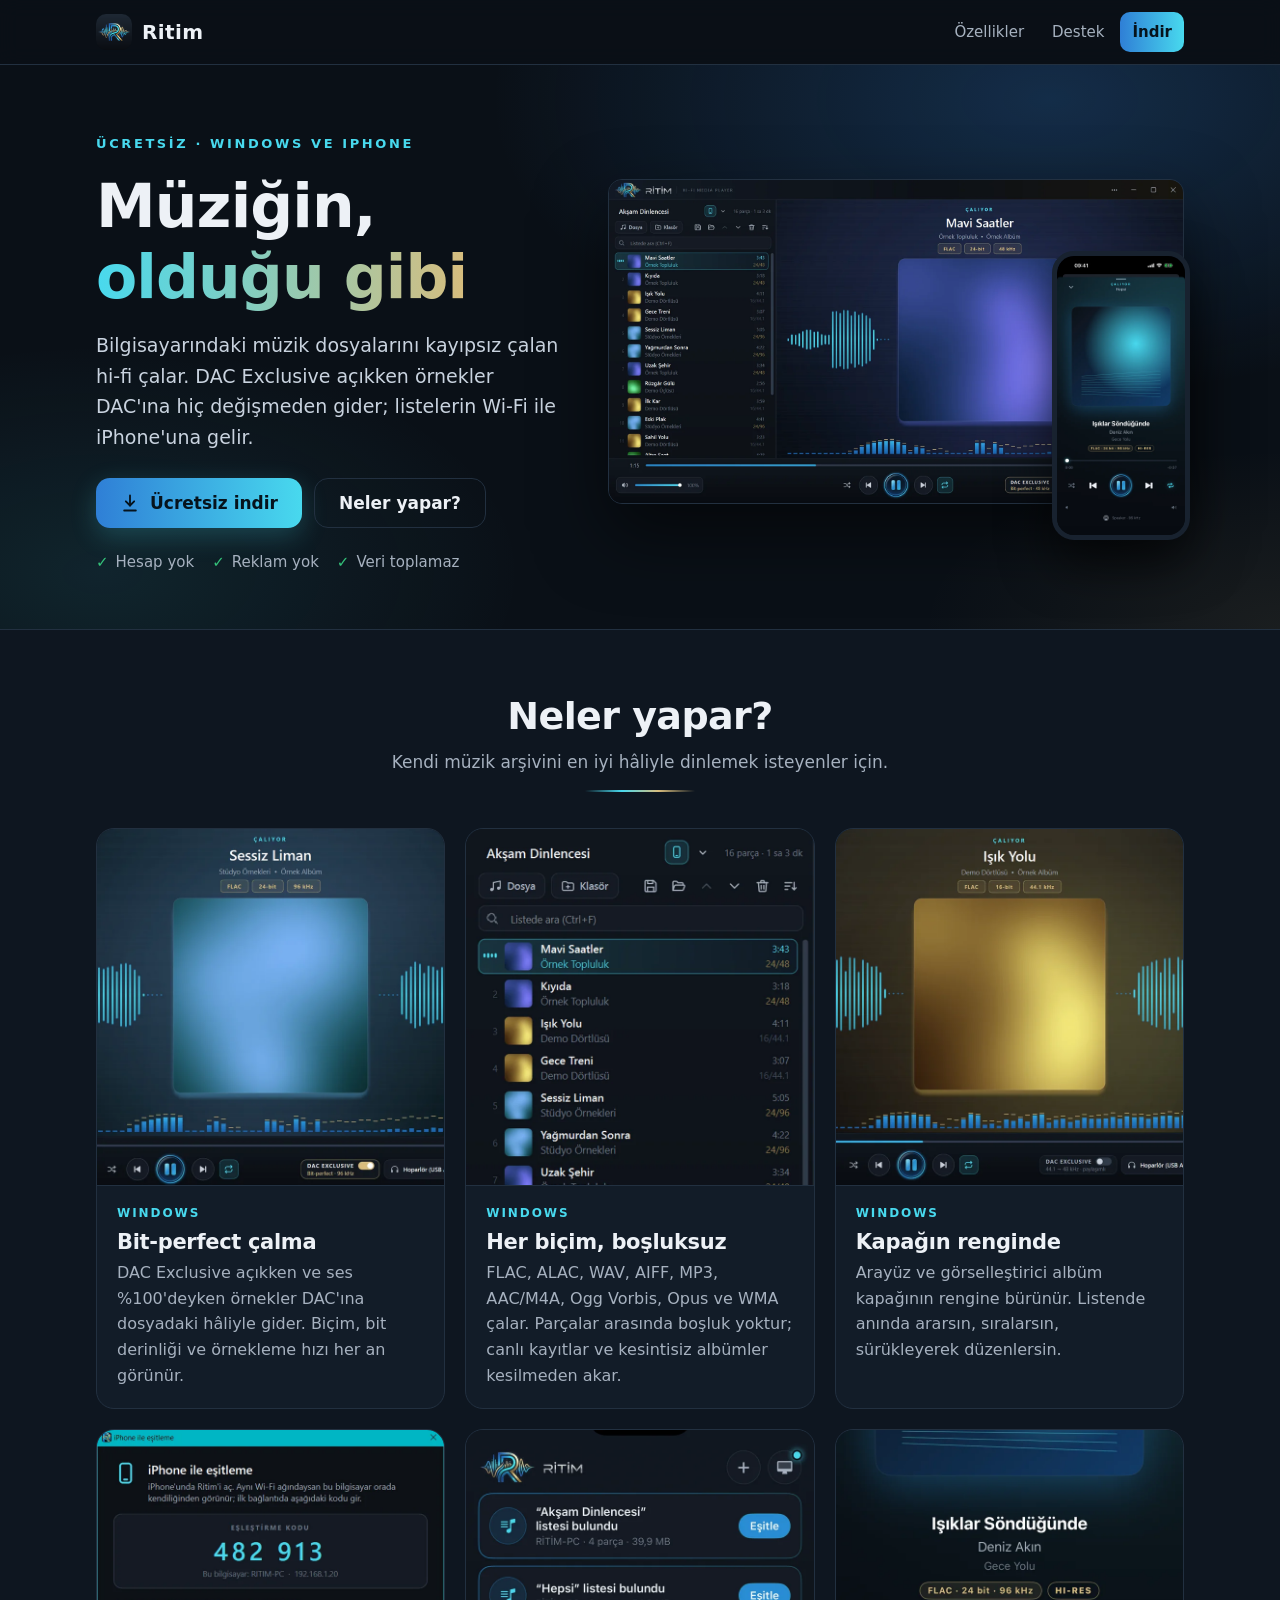
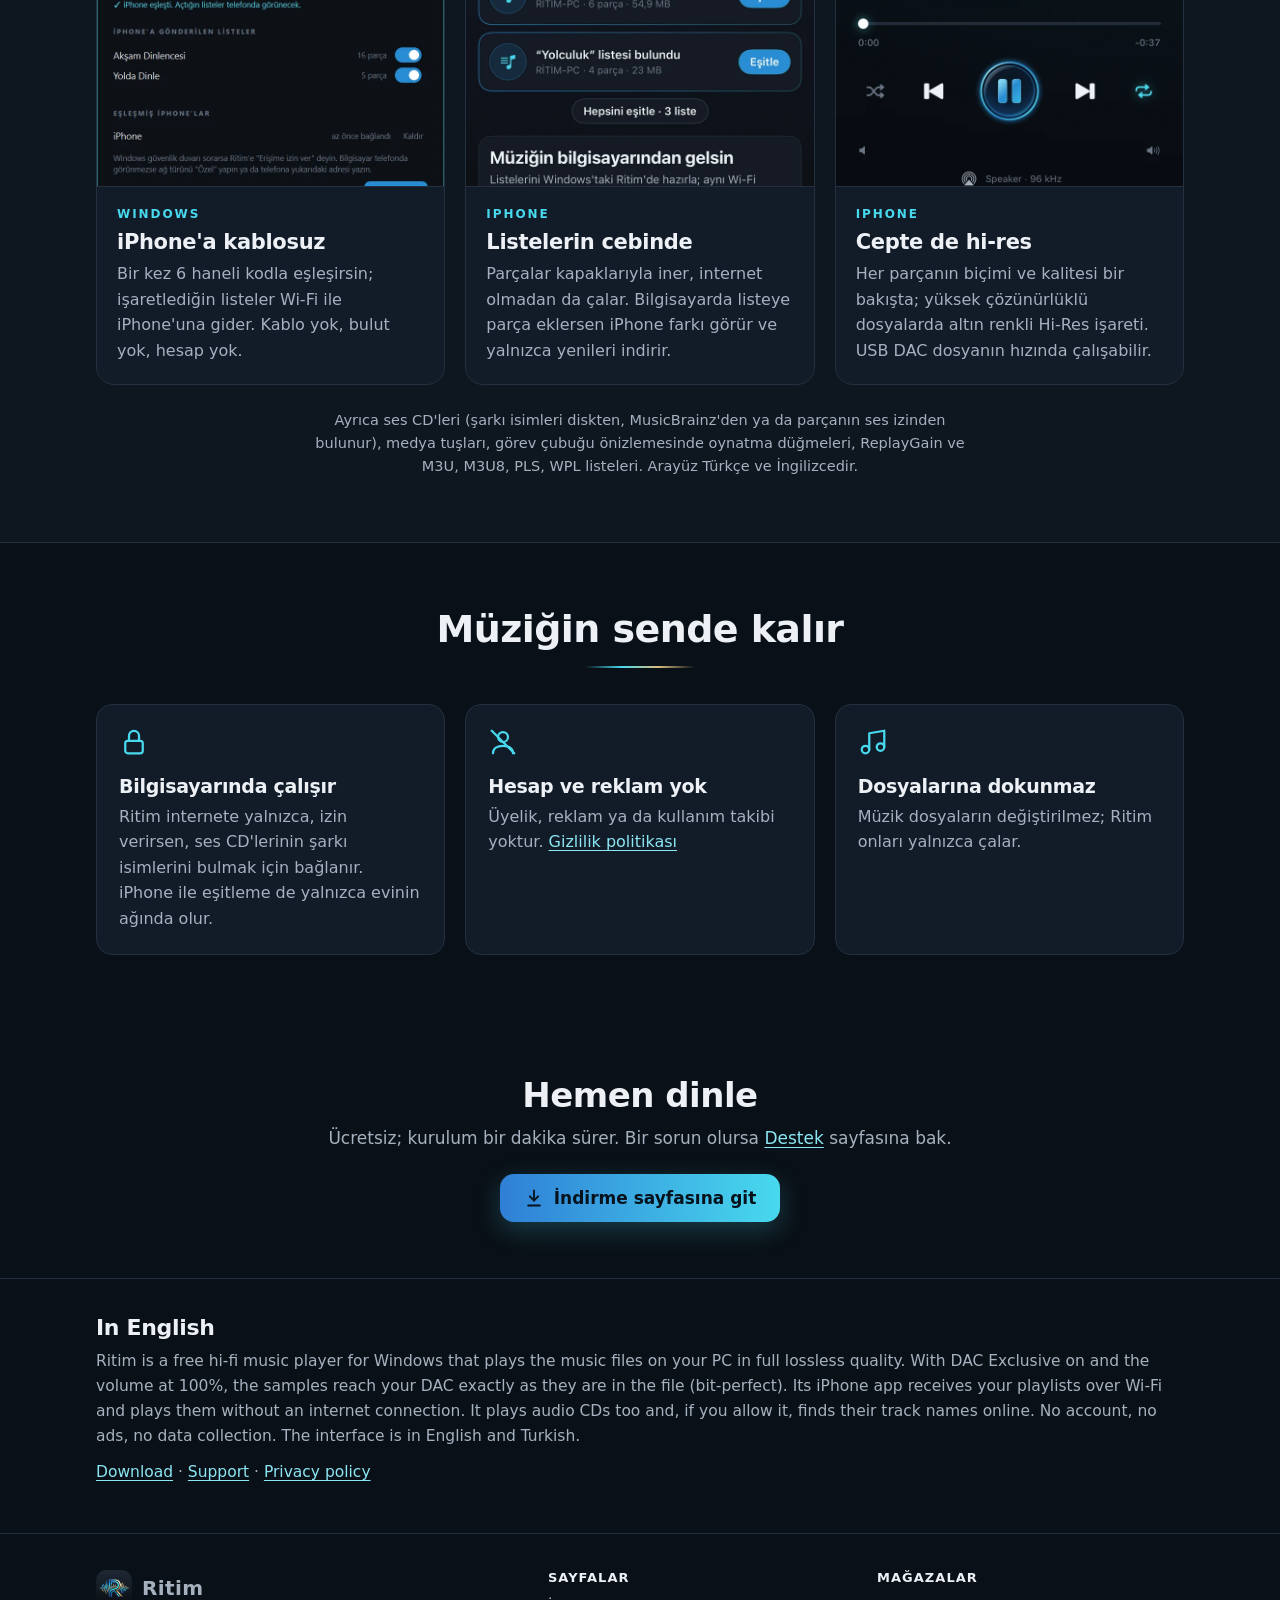
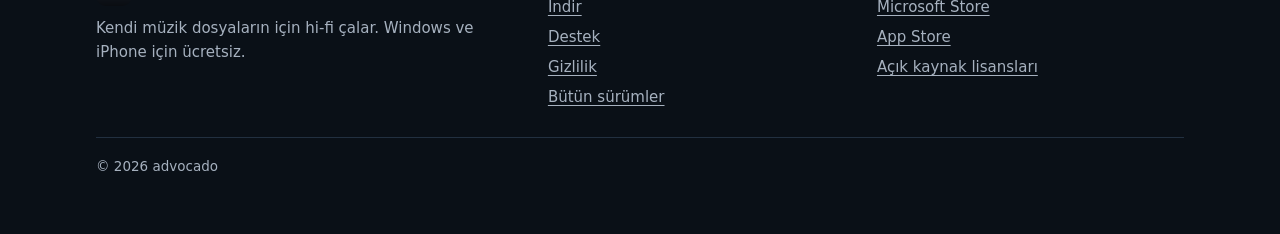
<file: index.html>
<!doctype html>
<html lang="tr">
<head>
<meta charset="utf-8">
<meta name="viewport" content="width=device-width, initial-scale=1">
<title>Ritim · Hi-fi müzik çalar</title>
<meta name="description" content="Kendi müzik dosyaların için hi-fi çalar: FLAC ve diğer biçimleri kayıpsız, DAC Exclusive ile bit-perfect çalar. Listelerin Wi-Fi ile iPhone'una gelir. Ücretsiz; Windows ve iPhone için.">
<meta name="theme-color" content="#0a1017">
<link rel="icon" href="img/simge-32.png" sizes="32x32">
<link rel="icon" href="img/simge-64.png" sizes="64x64">
<link rel="apple-touch-icon" href="img/simge-180.png">
<meta property="og:type" content="website">
<meta property="og:site_name" content="Ritim">
<meta property="og:title" content="Ritim · Hi-fi müzik çalar">
<meta property="og:description" content="Kendi müzik dosyaların için hi-fi çalar. Listelerin Wi-Fi ile iPhone'una gelir. Ücretsiz; Windows ve iPhone için.">
<meta property="og:url" content="https://whosaidreal.github.io/ritim-app/">
<meta property="og:image" content="https://whosaidreal.github.io/ritim-app/img/paylasim.jpg">
<meta property="og:image:width" content="1200">
<meta property="og:image:height" content="630">
<meta property="og:locale" content="tr_TR">
<meta name="twitter:card" content="summary_large_image">
<link rel="stylesheet" href="stil.css">
</head>
<body>
<header class="ust">
  <div class="kap">
    <a class="marka" href="./"><img src="img/simge-64.png" alt="" width="36" height="36"><span>Ritim</span></a>
    <nav aria-label="Ana menü">
      <a class="genis" href="#ozellikler">Özellikler</a>
      <a href="destek.html">Destek</a>
      <a class="indir-kisa" href="indir.html">İndir</a>
    </nav>
  </div>
</header>

<main>
<section class="giris">
  <div class="kap">
    <div>
      <span class="etiket">Ücretsiz · <span lang="en">Windows</span> ve <span lang="en">iPhone</span></span>
      <h1>Müziğin, <em>olduğu gibi</em></h1>
      <p class="alt">Bilgisayarındaki müzik dosyalarını kayıpsız çalan hi-fi çalar. DAC Exclusive açıkken örnekler
        DAC'ına hiç değişmeden gider; listelerin Wi-Fi ile iPhone'una gelir.</p>
      <div class="dugmeler">
        <a class="dugme" href="indir.html"><svg viewBox="0 0 24 24" fill="none" stroke="currentColor" stroke-width="2.2" stroke-linecap="round" stroke-linejoin="round" aria-hidden="true"><path d="M12 3v12"/><path d="m7 10 5 5 5-5"/><path d="M5 21h14"/></svg>Ücretsiz indir</a>
        <a class="dugme ikincil" href="#ozellikler">Neler yapar?</a>
      </div>
      <ul class="guven">
        <li>Hesap yok</li>
        <li>Reklam yok</li>
        <li>Veri toplamaz</li>
      </ul>
    </div>
    <div class="vitrin">
      <img class="pc" src="img/pc-calma.webp" width="1600" height="900" fetchpriority="high"
           alt="Windows'ta Ritim: solda çalma listesi, ortada albüm kapağı ve FLAC, 24-bit, 48 kHz rozetleri, altta DAC Exclusive">
      <img class="telefon" src="img/iphone-calar.webp" width="600" height="1304"
           alt="iPhone'da Ritim'in çalar ekranı: FLAC, 24 bit, 96 kHz ve Hi-Res işareti">
    </div>
  </div>
</section>

<section class="bolum koyu" id="ozellikler">
  <div class="kap">
    <div class="bolum-baslik">
      <h2>Neler yapar?</h2>
      <p>Kendi müzik arşivini en iyi hâliyle dinlemek isteyenler için.</p>
      <div class="cizgi"></div>
    </div>
    <div class="izgara">
      <article class="kart">
        <img src="img/kart-bitperfect.webp" width="720" height="740" loading="lazy" decoding="async"
             alt="Çalan parçanın FLAC, 24-bit, 96 kHz rozetleri ve altta açık DAC Exclusive anahtarı">
        <div class="metin"><span class="tur" lang="en">Windows</span><h3>Bit-perfect çalma</h3>
          <p>DAC Exclusive açıkken ve ses %100'deyken örnekler DAC'ına dosyadaki hâliyle gider. Biçim, bit derinliği
            ve örnekleme hızı her an görünür.</p></div>
      </article>
      <article class="kart">
        <img src="img/kart-bicimler.webp" width="720" height="740" loading="lazy" decoding="async"
             alt="Çalma listesi: her parçanın yanında 24/48, 16/44.1 gibi kalite bilgisi">
        <div class="metin"><span class="tur" lang="en">Windows</span><h3>Her biçim, boşluksuz</h3>
          <p>FLAC, ALAC, WAV, AIFF, MP3, AAC/M4A, Ogg Vorbis, Opus ve WMA çalar. Parçalar arasında boşluk yoktur; canlı
            kayıtlar ve kesintisiz albümler kesilmeden akar.</p></div>
      </article>
      <article class="kart">
        <img src="img/kart-renk.webp" width="720" height="740" loading="lazy" decoding="async"
             alt="Altın renkli bir kapakla altın tonlarına bürünmüş çalar ekranı ve görselleştirici">
        <div class="metin"><span class="tur" lang="en">Windows</span><h3>Kapağın renginde</h3>
          <p>Arayüz ve görselleştirici albüm kapağının rengine bürünür. Listende anında ararsın, sıralarsın, sürükleyerek
            düzenlersin.</p></div>
      </article>
      <article class="kart">
        <img src="img/kart-eslestir.webp" width="720" height="740" loading="lazy" decoding="async"
             alt="iPhone ile eşitleme penceresi: 6 haneli eşleştirme kodu ve iPhone'a gönderilen listeler">
        <div class="metin"><span class="tur" lang="en">Windows</span><h3>iPhone'a kablosuz</h3>
          <p>Bir kez 6 haneli kodla eşleşirsin; işaretlediğin listeler Wi-Fi ile iPhone'una gider. Kablo yok, bulut yok,
            hesap yok.</p></div>
      </article>
      <article class="kart">
        <img src="img/kart-esitle.webp" width="720" height="740" loading="lazy" decoding="async"
             alt="iPhone'da bilgisayardan bulunan listeler ve Eşitle düğmeleri">
        <div class="metin"><span class="tur" lang="en">iPhone</span><h3>Listelerin cebinde</h3>
          <p>Parçalar kapaklarıyla iner, internet olmadan da çalar. Bilgisayarda listeye parça eklersen iPhone farkı görür
            ve yalnızca yenileri indirir.</p></div>
      </article>
      <article class="kart">
        <img src="img/kart-hires.webp" width="720" height="740" loading="lazy" decoding="async"
             alt="iPhone'da çalan parça: FLAC, 24 bit, 96 kHz ve altın renkli Hi-Res işareti">
        <div class="metin"><span class="tur" lang="en">iPhone</span><h3>Cepte de hi-res</h3>
          <p>Her parçanın biçimi ve kalitesi bir bakışta; yüksek çözünürlüklü dosyalarda altın renkli Hi-Res işareti.
            USB DAC dosyanın hızında çalışabilir.</p></div>
      </article>
    </div>
    <p class="dipnot">Ayrıca ses CD'leri (şarkı isimleri diskten, MusicBrainz'den ya da parçanın ses izinden bulunur),
      medya tuşları, görev çubuğu önizlemesinde oynatma düğmeleri, ReplayGain ve M3U, M3U8, PLS, WPL listeleri. Arayüz
      Türkçe ve İngilizcedir.</p>
  </div>
</section>

<section class="bolum">
  <div class="kap">
    <div class="bolum-baslik">
      <h2>Müziğin sende kalır</h2>
      <div class="cizgi"></div>
    </div>
    <div class="ilkeler">
      <div class="ilke">
        <svg viewBox="0 0 24 24" fill="none" stroke="currentColor" stroke-width="1.8" stroke-linecap="round" stroke-linejoin="round" aria-hidden="true"><rect x="5" y="11" width="14" height="10" rx="2"/><path d="M8 11V7a4 4 0 0 1 8 0v4"/></svg>
        <h3>Bilgisayarında çalışır</h3>
        <p>Ritim internete yalnızca, izin verirsen, ses CD'lerinin şarkı isimlerini bulmak için bağlanır. iPhone ile
          eşitleme de yalnızca evinin ağında olur.</p>
      </div>
      <div class="ilke">
        <svg viewBox="0 0 24 24" fill="none" stroke="currentColor" stroke-width="1.8" stroke-linecap="round" stroke-linejoin="round" aria-hidden="true"><circle cx="12" cy="8" r="4"/><path d="M4 21c0-4 3.6-6 8-6s8 2 8 6"/><path d="M3 3l18 18"/></svg>
        <h3>Hesap ve reklam yok</h3>
        <p>Üyelik, reklam ya da kullanım takibi yoktur. <a href="gizlilik.html">Gizlilik politikası</a></p>
      </div>
      <div class="ilke">
        <svg viewBox="0 0 24 24" fill="none" stroke="currentColor" stroke-width="1.8" stroke-linecap="round" stroke-linejoin="round" aria-hidden="true"><path d="M9 18V5l12-2v13"/><circle cx="6" cy="18" r="3"/><circle cx="18" cy="16" r="3"/></svg>
        <h3>Dosyalarına dokunmaz</h3>
        <p>Müzik dosyaların değiştirilmez; Ritim onları yalnızca çalar.</p>
      </div>
    </div>
  </div>
</section>

<section class="cagri">
  <h2>Hemen dinle</h2>
  <p>Ücretsiz; kurulum bir dakika sürer. Bir sorun olursa <a href="destek.html">Destek</a> sayfasına bak.</p>
  <a class="dugme" href="indir.html"><svg viewBox="0 0 24 24" fill="none" stroke="currentColor" stroke-width="2.2" stroke-linecap="round" stroke-linejoin="round" aria-hidden="true"><path d="M12 3v12"/><path d="m7 10 5 5 5-5"/><path d="M5 21h14"/></svg>İndirme sayfasına git</a>
</section>

<section class="ingilizce" lang="en">
  <div class="kap">
    <h2>In English</h2>
    <p>Ritim is a free hi-fi music player for Windows that plays the music files on your PC in full lossless quality.
      With DAC Exclusive on and the volume at 100%, the samples reach your DAC exactly as they are in the file
      (bit-perfect). Its iPhone app receives your playlists over Wi-Fi and plays them without an internet connection.
      It plays audio CDs too and, if you allow it, finds their track names online. No account, no ads, no data
      collection. The interface is in English and Turkish.</p>
    <p><a href="indir.html">Download</a> · <a href="destek.html#en">Support</a> · <a href="gizlilik.html#en">Privacy policy</a></p>
  </div>
</section>
</main>

<footer class="alt-bilgi">
  <div class="kap">
    <div>
      <a class="marka" href="./"><img src="img/simge-64.png" alt="" width="36" height="36"><span>Ritim</span></a>
      <p class="tanim">Kendi müzik dosyaların için hi-fi çalar. Windows ve iPhone için ücretsiz.</p>
    </div>
    <div>
      <h3>Sayfalar</h3>
      <ul>
        <li><a href="indir.html">İndir</a></li>
        <li><a href="destek.html">Destek</a></li>
        <li><a href="gizlilik.html">Gizlilik</a></li>
        <li><a href="https://github.com/whosaidreal/ritim-app/releases">Bütün sürümler</a></li>
      </ul>
    </div>
    <div>
      <h3>Mağazalar</h3>
      <ul>
        <li><a href="https://apps.microsoft.com/detail/9NR2T597168G">Microsoft Store</a></li>
        <li><a href="https://apps.apple.com/app/id6835273556">App Store</a></li>
        <li><a href="https://github.com/whosaidreal/ritim-app/blob/main/THIRD_PARTY_NOTICES.txt">Açık kaynak lisansları</a></li>
      </ul>
    </div>
    <p class="yasal">© 2026 advocado</p>
  </div>
</footer>
</body>
</html>
</file>
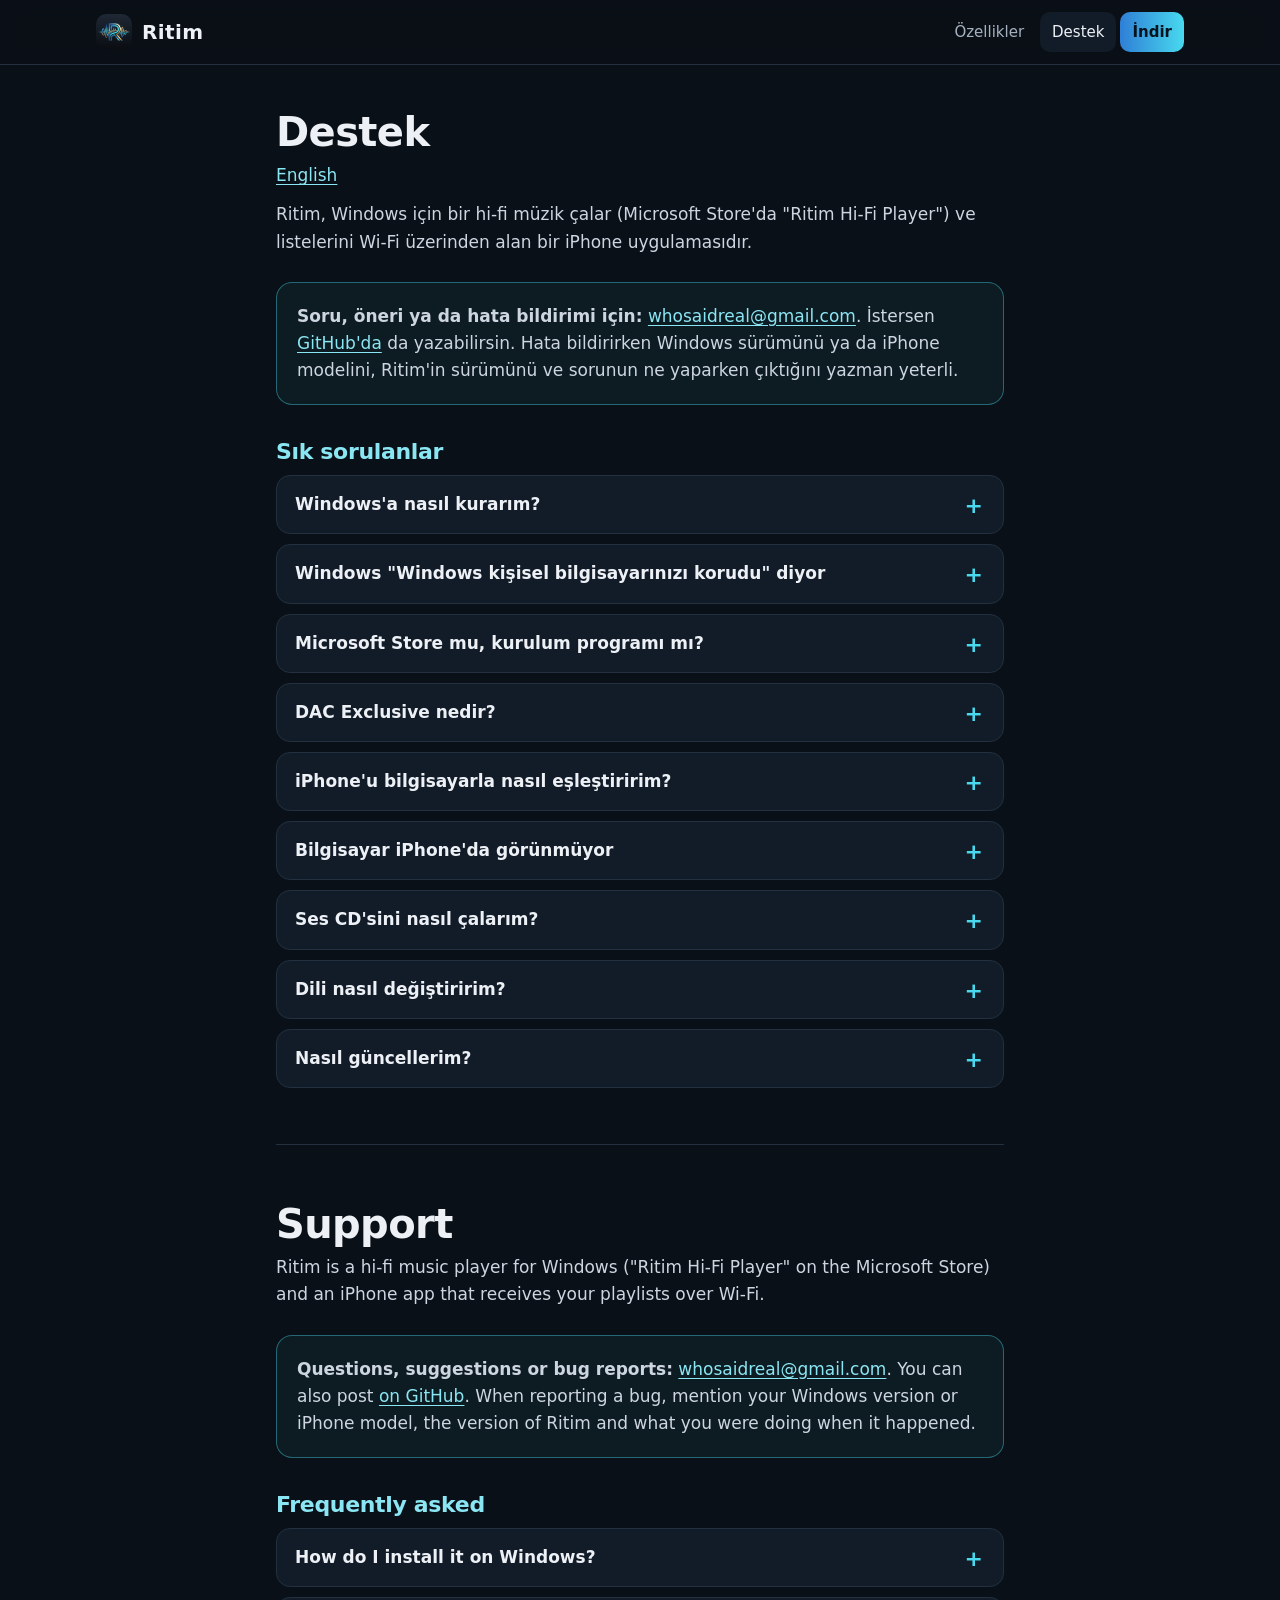
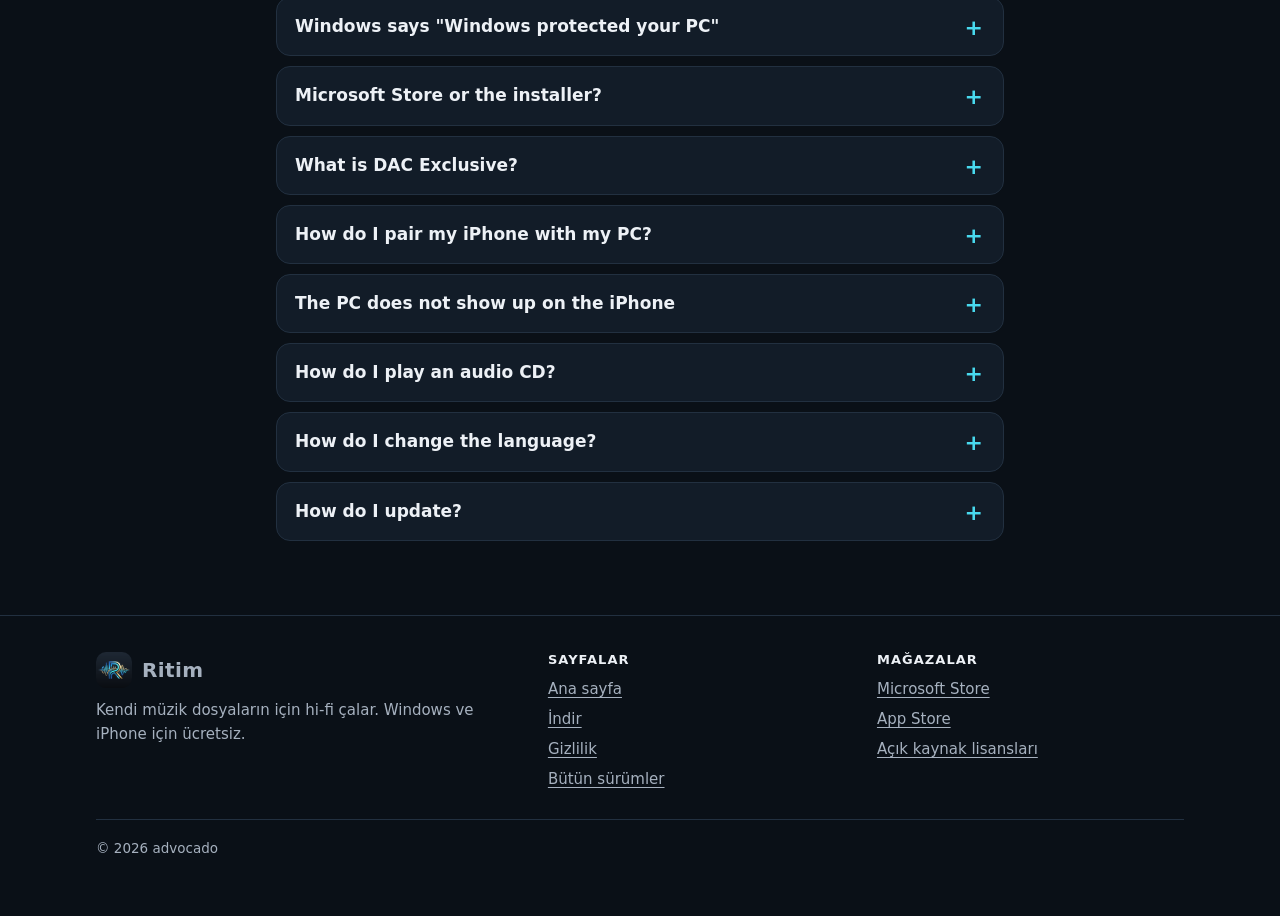
<file: destek.html>
<!doctype html>
<html lang="tr">
<head>
<meta charset="utf-8">
<meta name="viewport" content="width=device-width, initial-scale=1">
<title>Destek · Ritim</title>
<meta name="description" content="Ritim için kurulum, DAC Exclusive, iPhone ile eşleştirme ve sık sorulanlar.">
<meta name="theme-color" content="#0a1017">
<link rel="icon" href="img/simge-32.png" sizes="32x32">
<link rel="icon" href="img/simge-64.png" sizes="64x64">
<link rel="apple-touch-icon" href="img/simge-180.png">
<link rel="stylesheet" href="stil.css">
</head>
<body>
<header class="ust">
  <div class="kap">
    <a class="marka" href="./"><img src="img/simge-64.png" alt="" width="36" height="36"><span>Ritim</span></a>
    <nav aria-label="Ana menü">
      <a class="genis" href="./#ozellikler">Özellikler</a>
      <a href="destek.html" aria-current="page">Destek</a>
      <a class="indir-kisa" href="indir.html">İndir</a>
    </nav>
  </div>
</header>

<main class="kap yazi-sayfasi">
  <h1>Destek</h1>
  <p class="soluk"><a href="#en">English</a></p>
  <p>Ritim, Windows için bir hi-fi müzik çalar (Microsoft Store'da "Ritim Hi-Fi Player") ve listelerini Wi-Fi üzerinden
    alan bir iPhone uygulamasıdır.</p>

  <div class="iletisim" id="iletisim">
    <p><b>Soru, öneri ya da hata bildirimi için:</b> <a href="mailto:whosaidreal@gmail.com">whosaidreal@gmail.com</a>.
      İstersen <a href="https://github.com/whosaidreal/ritim-app/issues">GitHub'da</a> da yazabilirsin. Hata bildirirken
      Windows sürümünü ya da iPhone modelini, Ritim'in sürümünü ve sorunun ne yaparken çıktığını yazman yeterli.</p>
  </div>

  <h2>Sık sorulanlar</h2>

  <details>
    <summary>Windows'a nasıl kurarım?</summary>
    <p><a href="indir.html">İndirme sayfasından</a> kurulum programını indirip çift tıkla ya da Ritim'i
      <a href="https://apps.microsoft.com/detail/9NR2T597168G">Microsoft Store'dan</a> kur. Yönetici izni gerekmez; Ritim
      Başlat menüsüne ve masaüstüne eklenir. Bilgisayarda tek bir kopya kalır; biri ötekinin yerine geçerken listelerin ve
      ayarların korunur.</p>
  </details>
  <details>
    <summary>Windows "Windows kişisel bilgisayarınızı korudu" diyor</summary>
    <p>Kurulum programı kod imzalı değil; Windows tanımadığı programlarda bu uyarıyı gösterir. Önce <b>Ek bilgi</b>'yi,
      sonra <b>Yine de çalıştır</b>'ı seç. Her sürümün SHA-256 özeti
      <a href="https://github.com/whosaidreal/ritim-app/releases">sürüm notunda</a> yazar. Microsoft Store sürümü bu
      uyarıyı göstermez.</p>
  </details>
  <details>
    <summary>Microsoft Store mu, kurulum programı mı?</summary>
    <p>İkisi de aynı program. Microsoft Store sürümü kendiliğinden güncellenir ve uyarı göstermez. Kurulum programı Store
      kullanmayanlar için; Denetim Masası'ndan ya da Ayarlar › Uygulamalar'dan kaldırılır. Bilgisayarda tek bir Ritim
      kalır: kurulum programı Store sürümünü bulursa onun yerine geçmeyi önerir. Store sürümü de kurulum programıyla
      yüklenmiş bir kopya bulursa onu kaldırmayı önerir; "Kalsın" dersen bir daha sormaz. Taşınabilir sürüm kurulmadan,
      tek dosya olarak çalışır.</p>
  </details>
  <details>
    <summary>DAC Exclusive nedir?</summary>
    <p>Sağ alttaki çıkış cihazının yanındaki DAC Exclusive, sesi Windows'un karıştırıcısından geçirmeden doğrudan DAC'a
      gönderir. Ses %100'deyken "Bit-perfect" yazısı altın rengi olur. Cihazın bu modu desteklemiyorsa ya da başka bir
      program sesi tutuyorsa DAC Exclusive'i kapat; Ritim normal modda çalmaya devam eder.</p>
  </details>
  <details>
    <summary>iPhone'u bilgisayarla nasıl eşleştiririm?</summary>
    <ol>
      <li>Bilgisayardaki Ritim'de listeye bir isim ver ve liste menüsünden "iPhone ile eşitle"yi aç.</li>
      <li>Liste menüsünden "iPhone bağlantısı…" penceresini aç: 6 haneli kod ve bilgisayarın adresi orada yazar.</li>
      <li>iPhone'da <a href="https://apps.apple.com/app/id6835273556">Ritim'i</a> aç. Bilgisayar görününce "Eşleştir"e
        dokun ve kodu gir. Bir kez eşleşmek yeter.</li>
    </ol>
  </details>
  <details>
    <summary>Bilgisayar iPhone'da görünmüyor</summary>
    <ul>
      <li>Bilgisayar ve iPhone aynı Wi-Fi ağında olmalı; bilgisayarda Ritim açık olmalı.</li>
      <li>iPhone'da Ayarlar › Ritim › Yerel Ağ açık olmalı.</li>
      <li>Windows güvenlik duvarı sorduysa Ritim'e "Erişime izin ver" de; ağ türünü "Özel" yap.</li>
      <li>Yine görünmezse iPhone'da "Adresle bağlan"a "iPhone bağlantısı…" penceresindeki adresi yaz.</li>
    </ul>
  </details>
  <details>
    <summary>Ses CD'sini nasıl çalarım?</summary>
    <p>CD'yi tak: Dosya ve Klasör düğmelerinin yanında CD düğmesi belirir, ona bas. ⋯ menüsünden "Ses CD'leri Ritim'le
      açılsın"ı seçersen CD takınca Ritim kendiliğinden açılır; Dosya Gezgini'nde CD'ye sağ tıklayıp "Ritim ile çal"ı da
      seçebilirsin. Şarkı isimleri diskte yazılı değilse Ritim ilk CD'de bir
      kez sorar; izin verirsen isimleri MusicBrainz'den ve parçaların ses izinden (AcoustID) bulur. Kendi hazırladığın
      CD'lerde bazı parçalar bulunamayabilir. Bu seçimi ⋯ menüsündeki "CD şarkı isimlerini internetten bul" ile
      değiştirebilirsin.</p>
  </details>
  <details>
    <summary>Dili nasıl değiştiririm?</summary>
    <p>Windows'ta Ritim, Windows'un diline göre Türkçe ya da İngilizce açılır; ⋯ menüsü › Dil'den değiştirilebilir, bir
      sonraki açılışta geçerli olur. iPhone'da Ritim, telefon Türkçeyse Türkçe, başka bir dildeyse İngilizce açılır;
      Ayarlar › Ritim › Dil'den değiştirilebilir.</p>
  </details>
  <details>
    <summary>Nasıl güncellerim?</summary>
    <p>Yeni sürüm çıkınca <a href="indir.html">indirme sayfasından</a> indirip kurman yeterli; listelerin ve ayarların
      korunur. Microsoft Store ve App Store sürümleri kendiliğinden güncellenir.</p>
  </details>

  <hr>

  <section id="en" lang="en">
    <h1>Support</h1>
    <p>Ritim is a hi-fi music player for Windows ("Ritim Hi-Fi Player" on the Microsoft Store) and an iPhone app that
      receives your playlists over Wi-Fi.</p>

    <div class="iletisim">
      <p><b>Questions, suggestions or bug reports:</b> <a href="mailto:whosaidreal@gmail.com">whosaidreal@gmail.com</a>.
        You can also post <a href="https://github.com/whosaidreal/ritim-app/issues">on GitHub</a>. When reporting a bug,
        mention your Windows version or iPhone model, the version of Ritim and what you were doing when it happened.</p>
    </div>

    <h2>Frequently asked</h2>

    <details>
      <summary>How do I install it on Windows?</summary>
      <p>Download the installer from the <a href="indir.html">download page</a> and double-click it, or get Ritim from the
        <a href="https://apps.microsoft.com/detail/9NR2T597168G">Microsoft Store</a>. No administrator rights are needed;
        Ritim is added to the Start menu and the desktop. Only one copy stays on the PC; when one replaces the other, your
        playlists and settings are kept.</p>
    </details>
    <details>
      <summary>Windows says "Windows protected your PC"</summary>
      <p>The installer is not code-signed, so Windows shows this warning for a program it does not know. Choose
        <b>More info</b>, then <b>Run anyway</b>. Each release lists the SHA-256 of its files in its
        <a href="https://github.com/whosaidreal/ritim-app/releases">release notes</a>. The Microsoft Store version does not
        show this warning.</p>
    </details>
    <details>
      <summary>Microsoft Store or the installer?</summary>
      <p>Both are the same program. The Microsoft Store version updates itself and shows no warning. The installer is for
        those who do not use the Store; it is removed from Control Panel or Settings › Apps. Only one copy of Ritim stays on
        the PC: the installer offers to replace the Store version, and the Store version offers to remove a copy installed
        with the installer; if you choose "Keep it", it does not ask again. The portable version runs as a single file,
        without installing.</p>
    </details>
    <details>
      <summary>What is DAC Exclusive?</summary>
      <p>DAC Exclusive, next to the output device at the bottom right, sends the sound straight to your DAC without the
        Windows mixer. With the volume at 100% the "Bit-perfect" label turns gold. If your device does not support this
        mode, or another program holds the sound, turn DAC Exclusive off and Ritim keeps playing in normal mode.</p>
    </details>
    <details>
      <summary>How do I pair my iPhone with my PC?</summary>
      <ol>
        <li>In Ritim on your PC, give a list a name and turn on "Sync with iPhone" in the list menu.</li>
        <li>Open the "iPhone connection…" window from the list menu: it shows the 6-digit code and the PC's address.</li>
        <li>Open <a href="https://apps.apple.com/app/id6835273556">Ritim</a> on your iPhone. When the PC shows up, tap
          "Pair" and enter the code. You only pair once.</li>
      </ol>
    </details>
    <details>
      <summary>The PC does not show up on the iPhone</summary>
      <ul>
        <li>The PC and the iPhone must be on the same Wi-Fi network, with Ritim open on the PC.</li>
        <li>On the iPhone, Settings › Ritim › Local Network must be on.</li>
        <li>If Windows Firewall asked, choose "Allow access" for Ritim, and set the network type to "Private".</li>
        <li>If it still does not show up, tap "Connect by address" on the iPhone and type the address from the "iPhone
          connection…" window.</li>
      </ul>
    </details>
    <details>
      <summary>How do I play an audio CD?</summary>
      <p>Insert the CD: a CD button appears next to Files and Folder; click it. Choose "Open audio CDs with Ritim" in the
        ⋯ menu and Ritim opens by itself when you insert a CD; you can also right-click the CD in File Explorer and choose
        "Play with Ritim". When the track names are not written on the disc, Ritim asks
        once, at the first CD; if you allow it, it finds them on MusicBrainz and from the tracks' sound prints (AcoustID).
        Some tracks on a CD you made yourself may not be found. You can change this choice with "Look up CD track names
        online" in the ⋯ menu.</p>
    </details>
    <details>
      <summary>How do I change the language?</summary>
      <p>On Windows, Ritim opens in Turkish or English following the language of Windows; you can change it under the ⋯
        menu › Language, and it applies from the next start. On the iPhone, Ritim opens in Turkish when the phone is set
        to Turkish and in English otherwise; you can change it in Settings › Ritim › Language.</p>
    </details>
    <details>
      <summary>How do I update?</summary>
      <p>When a new version is out, download and install it from the <a href="indir.html">download page</a>; your
        playlists and settings are kept. The Microsoft Store and App Store versions update themselves.</p>
    </details>
  </section>
</main>

<footer class="alt-bilgi">
  <div class="kap">
    <div>
      <a class="marka" href="./"><img src="img/simge-64.png" alt="" width="36" height="36"><span>Ritim</span></a>
      <p class="tanim">Kendi müzik dosyaların için hi-fi çalar. Windows ve iPhone için ücretsiz.</p>
    </div>
    <div>
      <h3>Sayfalar</h3>
      <ul>
        <li><a href="./">Ana sayfa</a></li>
        <li><a href="indir.html">İndir</a></li>
        <li><a href="gizlilik.html">Gizlilik</a></li>
        <li><a href="https://github.com/whosaidreal/ritim-app/releases">Bütün sürümler</a></li>
      </ul>
    </div>
    <div>
      <h3>Mağazalar</h3>
      <ul>
        <li><a href="https://apps.microsoft.com/detail/9NR2T597168G">Microsoft Store</a></li>
        <li><a href="https://apps.apple.com/app/id6835273556">App Store</a></li>
        <li><a href="https://github.com/whosaidreal/ritim-app/blob/main/THIRD_PARTY_NOTICES.txt">Açık kaynak lisansları</a></li>
      </ul>
    </div>
    <p class="yasal">© 2026 advocado</p>
  </div>
</footer>
</body>
</html>
</file>
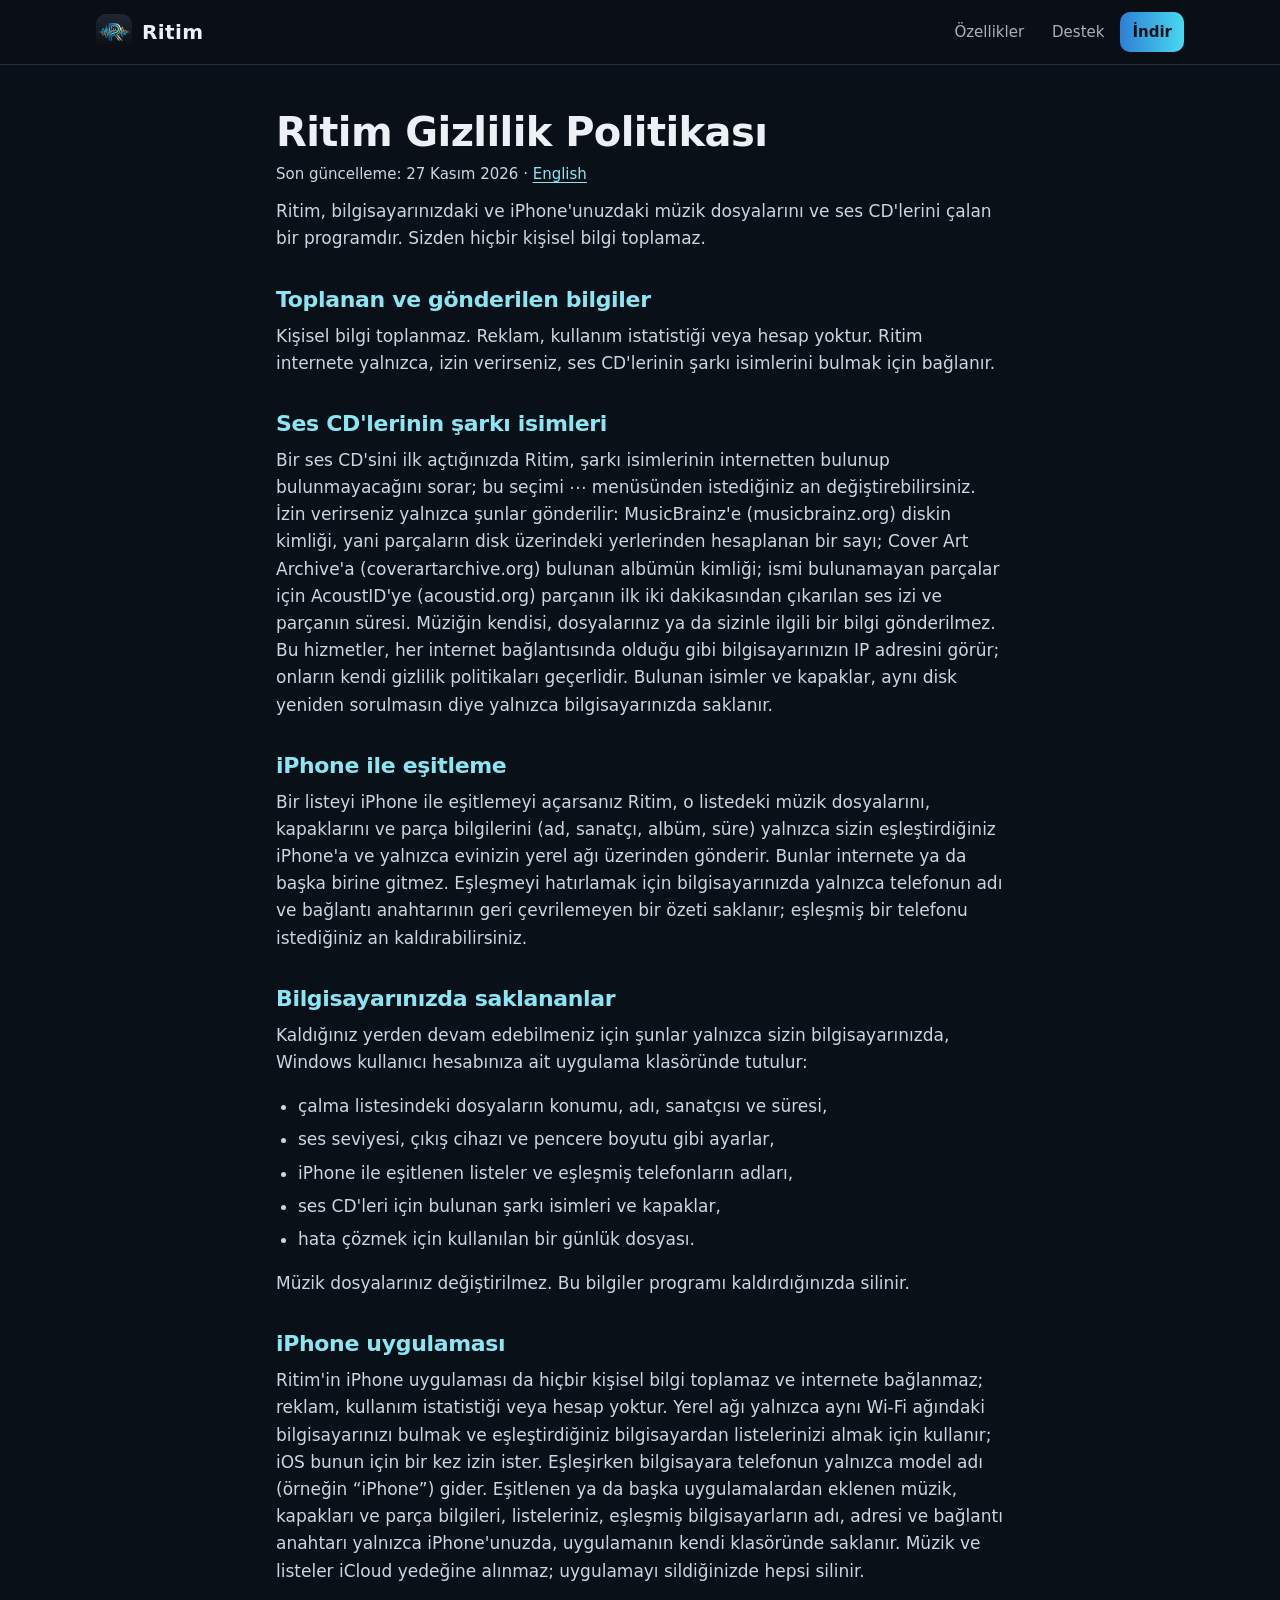
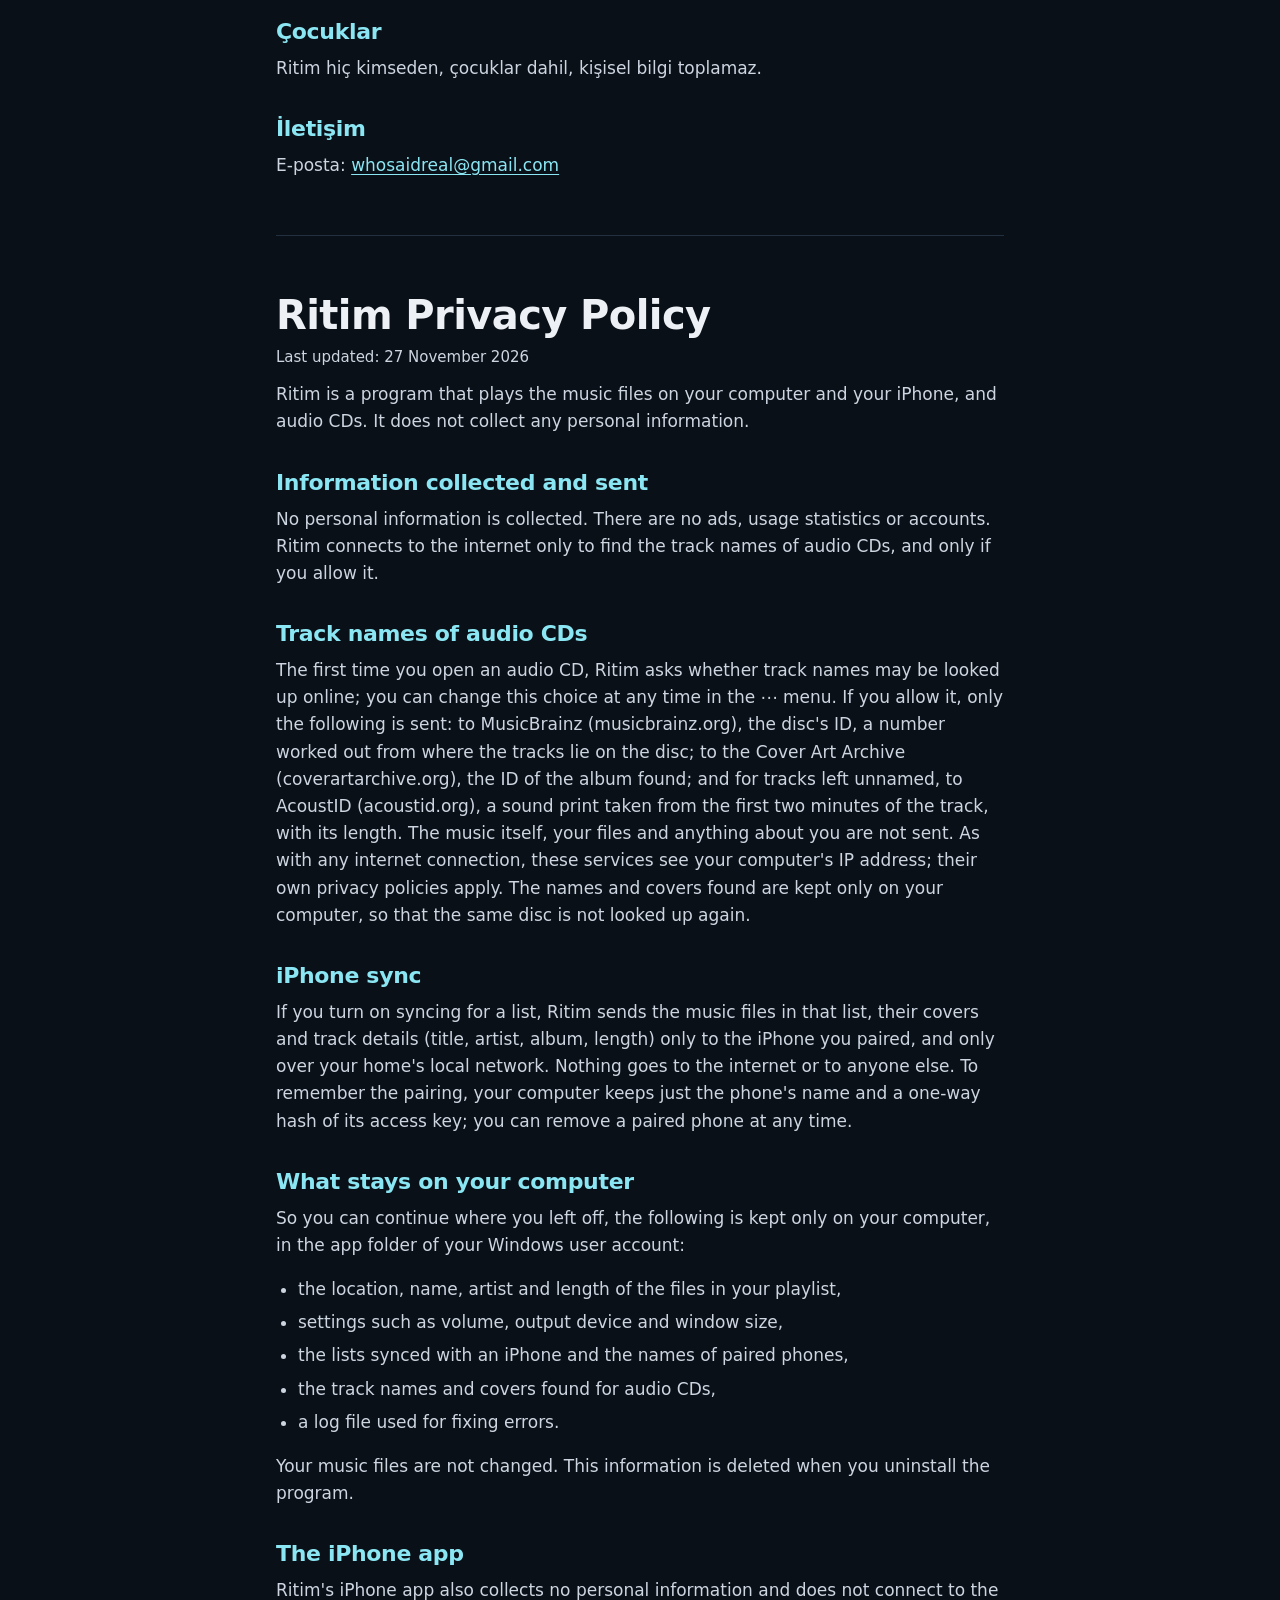
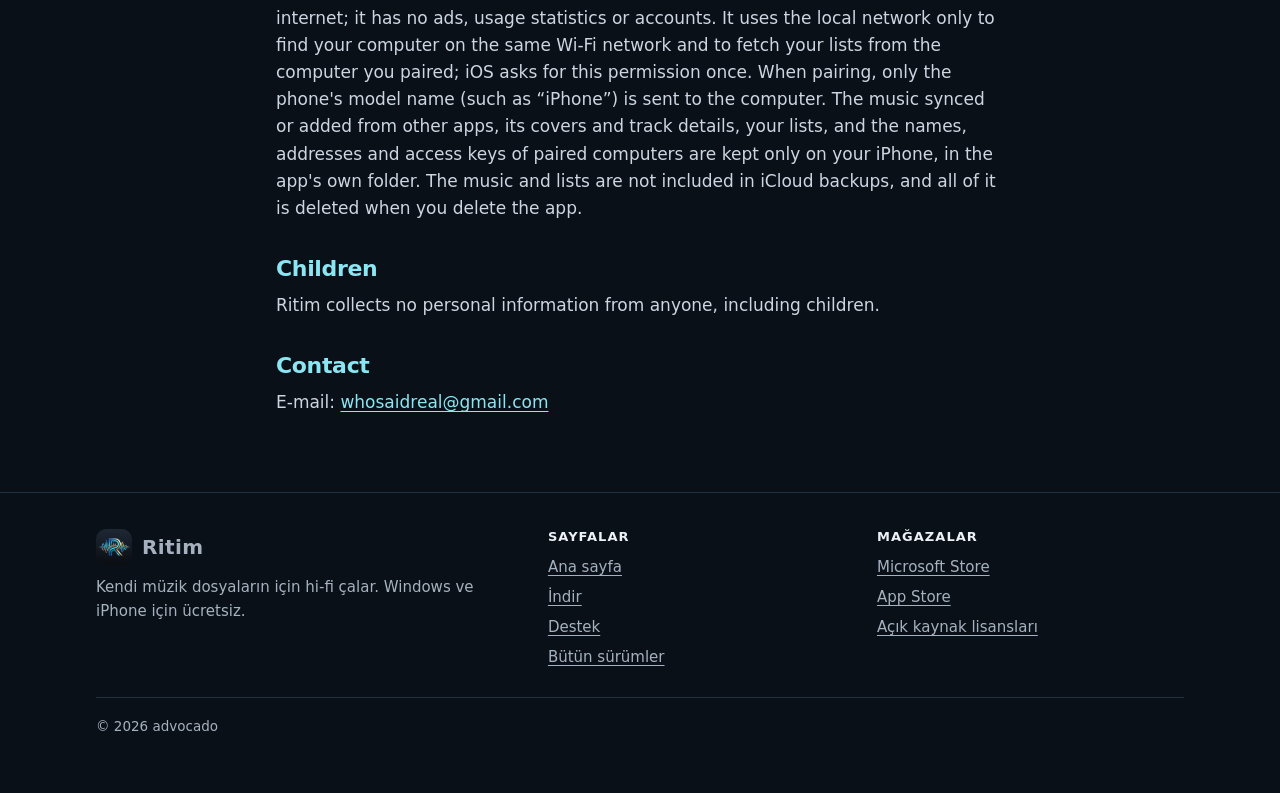
<file: gizlilik.html>
<!doctype html>
<html lang="tr">
<head>
<meta charset="utf-8">
<meta name="viewport" content="width=device-width, initial-scale=1">
<title>Ritim Gizlilik Politikası</title>
<meta name="description" content="Ritim hiçbir kişisel bilgi toplamaz; internete yalnızca, izin verirseniz, ses CD'lerinin şarkı isimlerini bulmak için bağlanır. Windows ve iPhone uygulamalarının gizlilik politikası.">
<meta name="theme-color" content="#0a1017">
<link rel="icon" href="img/simge-32.png" sizes="32x32">
<link rel="icon" href="img/simge-64.png" sizes="64x64">
<link rel="apple-touch-icon" href="img/simge-180.png">
<link rel="stylesheet" href="stil.css">
</head>
<body>
<header class="ust">
  <div class="kap">
    <a class="marka" href="./"><img src="img/simge-64.png" alt="" width="36" height="36"><span>Ritim</span></a>
    <nav aria-label="Ana menü">
      <a class="genis" href="./#ozellikler">Özellikler</a>
      <a href="destek.html">Destek</a>
      <a class="indir-kisa" href="indir.html">İndir</a>
    </nav>
  </div>
</header>

<main class="kap yazi-sayfasi">
  <h1>Ritim Gizlilik Politikası</h1>
  <p class="tarih">Son güncelleme: 27 Kasım 2026 · <a href="#en">English</a></p>

  <p>Ritim, bilgisayarınızdaki ve iPhone'unuzdaki müzik dosyalarını ve ses CD'lerini çalan bir programdır. Sizden hiçbir
    kişisel bilgi toplamaz.</p>

  <h2>Toplanan ve gönderilen bilgiler</h2>
  <p>Kişisel bilgi toplanmaz. Reklam, kullanım istatistiği veya hesap yoktur. Ritim internete yalnızca, izin verirseniz,
    ses CD'lerinin şarkı isimlerini bulmak için bağlanır.</p>

  <h2>Ses CD'lerinin şarkı isimleri</h2>
  <p>Bir ses CD'sini ilk açtığınızda Ritim, şarkı isimlerinin internetten bulunup bulunmayacağını sorar; bu seçimi ⋯
    menüsünden istediğiniz an değiştirebilirsiniz. İzin verirseniz yalnızca şunlar gönderilir: MusicBrainz'e
    (musicbrainz.org) diskin kimliği, yani parçaların disk üzerindeki yerlerinden hesaplanan bir sayı; Cover Art Archive'a
    (coverartarchive.org) bulunan albümün kimliği; ismi bulunamayan parçalar için AcoustID'ye (acoustid.org) parçanın ilk
    iki dakikasından çıkarılan ses izi ve parçanın süresi. Müziğin kendisi, dosyalarınız ya da sizinle ilgili bir bilgi
    gönderilmez. Bu hizmetler, her internet bağlantısında olduğu gibi bilgisayarınızın IP adresini görür; onların kendi
    gizlilik politikaları geçerlidir. Bulunan isimler ve kapaklar, aynı disk yeniden sorulmasın diye yalnızca
    bilgisayarınızda saklanır.</p>

  <h2>iPhone ile eşitleme</h2>
  <p>Bir listeyi iPhone ile eşitlemeyi açarsanız Ritim, o listedeki müzik dosyalarını, kapaklarını ve parça bilgilerini
    (ad, sanatçı, albüm, süre) yalnızca sizin eşleştirdiğiniz iPhone'a ve yalnızca evinizin yerel ağı üzerinden gönderir.
    Bunlar internete ya da başka birine gitmez. Eşleşmeyi hatırlamak için bilgisayarınızda yalnızca telefonun adı ve
    bağlantı anahtarının geri çevrilemeyen bir özeti saklanır; eşleşmiş bir telefonu istediğiniz an kaldırabilirsiniz.</p>

  <h2>Bilgisayarınızda saklananlar</h2>
  <p>Kaldığınız yerden devam edebilmeniz için şunlar yalnızca sizin bilgisayarınızda, Windows kullanıcı hesabınıza ait
    uygulama klasöründe tutulur:</p>
  <ul>
    <li>çalma listesindeki dosyaların konumu, adı, sanatçısı ve süresi,</li>
    <li>ses seviyesi, çıkış cihazı ve pencere boyutu gibi ayarlar,</li>
    <li>iPhone ile eşitlenen listeler ve eşleşmiş telefonların adları,</li>
    <li>ses CD'leri için bulunan şarkı isimleri ve kapaklar,</li>
    <li>hata çözmek için kullanılan bir günlük dosyası.</li>
  </ul>
  <p>Müzik dosyalarınız değiştirilmez. Bu bilgiler programı kaldırdığınızda silinir.</p>

  <h2>iPhone uygulaması</h2>
  <p>Ritim'in iPhone uygulaması da hiçbir kişisel bilgi toplamaz ve internete bağlanmaz; reklam, kullanım istatistiği
    veya hesap yoktur. Yerel ağı yalnızca aynı Wi-Fi ağındaki bilgisayarınızı bulmak ve eşleştirdiğiniz bilgisayardan
    listelerinizi almak için kullanır; iOS bunun için bir kez izin ister. Eşleşirken bilgisayara telefonun yalnızca model
    adı (örneğin “iPhone”) gider. Eşitlenen ya da başka uygulamalardan eklenen müzik, kapakları ve parça bilgileri,
    listeleriniz, eşleşmiş bilgisayarların adı, adresi ve bağlantı anahtarı yalnızca iPhone'unuzda, uygulamanın kendi
    klasöründe saklanır. Müzik ve listeler iCloud yedeğine alınmaz; uygulamayı sildiğinizde hepsi silinir.</p>

  <h2>Çocuklar</h2>
  <p>Ritim hiç kimseden, çocuklar dahil, kişisel bilgi toplamaz.</p>

  <h2>İletişim</h2>
  <p>E-posta: <a href="mailto:whosaidreal@gmail.com">whosaidreal@gmail.com</a></p>

  <hr>

  <section id="en" lang="en">
    <h1>Ritim Privacy Policy</h1>
    <p class="tarih">Last updated: 27 November 2026</p>

    <p>Ritim is a program that plays the music files on your computer and your iPhone, and audio CDs. It does not collect
      any personal information.</p>

    <h2>Information collected and sent</h2>
    <p>No personal information is collected. There are no ads, usage statistics or accounts. Ritim connects to the
      internet only to find the track names of audio CDs, and only if you allow it.</p>

    <h2>Track names of audio CDs</h2>
    <p>The first time you open an audio CD, Ritim asks whether track names may be looked up online; you can change this
      choice at any time in the ⋯ menu. If you allow it, only the following is sent: to MusicBrainz (musicbrainz.org), the
      disc's ID, a number worked out from where the tracks lie on the disc; to the Cover Art Archive
      (coverartarchive.org), the ID of the album found; and for tracks left unnamed, to AcoustID (acoustid.org), a sound
      print taken from the first two minutes of the track, with its length. The music itself, your files and anything
      about you are not sent. As with any internet connection, these services see your computer's IP address; their own
      privacy policies apply. The names and covers found are kept only on your computer, so that the same disc is not
      looked up again.</p>

    <h2>iPhone sync</h2>
    <p>If you turn on syncing for a list, Ritim sends the music files in that list, their covers and track details
      (title, artist, album, length) only to the iPhone you paired, and only over your home's local network. Nothing goes
      to the internet or to anyone else. To remember the pairing, your computer keeps just the phone's name and a one-way
      hash of its access key; you can remove a paired phone at any time.</p>

    <h2>What stays on your computer</h2>
    <p>So you can continue where you left off, the following is kept only on your computer, in the app folder of your
      Windows user account:</p>
    <ul>
      <li>the location, name, artist and length of the files in your playlist,</li>
      <li>settings such as volume, output device and window size,</li>
      <li>the lists synced with an iPhone and the names of paired phones,</li>
      <li>the track names and covers found for audio CDs,</li>
      <li>a log file used for fixing errors.</li>
    </ul>
    <p>Your music files are not changed. This information is deleted when you uninstall the program.</p>

    <h2>The iPhone app</h2>
    <p>Ritim's iPhone app also collects no personal information and does not connect to the internet; it has no ads,
      usage statistics or accounts. It uses the local network only to find your computer on the same Wi-Fi network and to
      fetch your lists from the computer you paired; iOS asks for this permission once. When pairing, only the phone's
      model name (such as “iPhone”) is sent to the computer. The music synced or added from other apps, its covers and
      track details, your lists, and the names, addresses and access keys of paired computers are kept only on your
      iPhone, in the app's own folder. The music and lists are not included in iCloud backups, and all of it is deleted
      when you delete the app.</p>

    <h2>Children</h2>
    <p>Ritim collects no personal information from anyone, including children.</p>

    <h2>Contact</h2>
    <p>E-mail: <a href="mailto:whosaidreal@gmail.com">whosaidreal@gmail.com</a></p>
  </section>
</main>

<footer class="alt-bilgi">
  <div class="kap">
    <div>
      <a class="marka" href="./"><img src="img/simge-64.png" alt="" width="36" height="36"><span>Ritim</span></a>
      <p class="tanim">Kendi müzik dosyaların için hi-fi çalar. Windows ve iPhone için ücretsiz.</p>
    </div>
    <div>
      <h3>Sayfalar</h3>
      <ul>
        <li><a href="./">Ana sayfa</a></li>
        <li><a href="indir.html">İndir</a></li>
        <li><a href="destek.html">Destek</a></li>
        <li><a href="https://github.com/whosaidreal/ritim-app/releases">Bütün sürümler</a></li>
      </ul>
    </div>
    <div>
      <h3>Mağazalar</h3>
      <ul>
        <li><a href="https://apps.microsoft.com/detail/9NR2T597168G">Microsoft Store</a></li>
        <li><a href="https://apps.apple.com/app/id6835273556">App Store</a></li>
        <li><a href="https://github.com/whosaidreal/ritim-app/blob/main/THIRD_PARTY_NOTICES.txt">Açık kaynak lisansları</a></li>
      </ul>
    </div>
    <p class="yasal">© 2026 advocado</p>
  </div>
</footer>
</body>
</html>
</file>
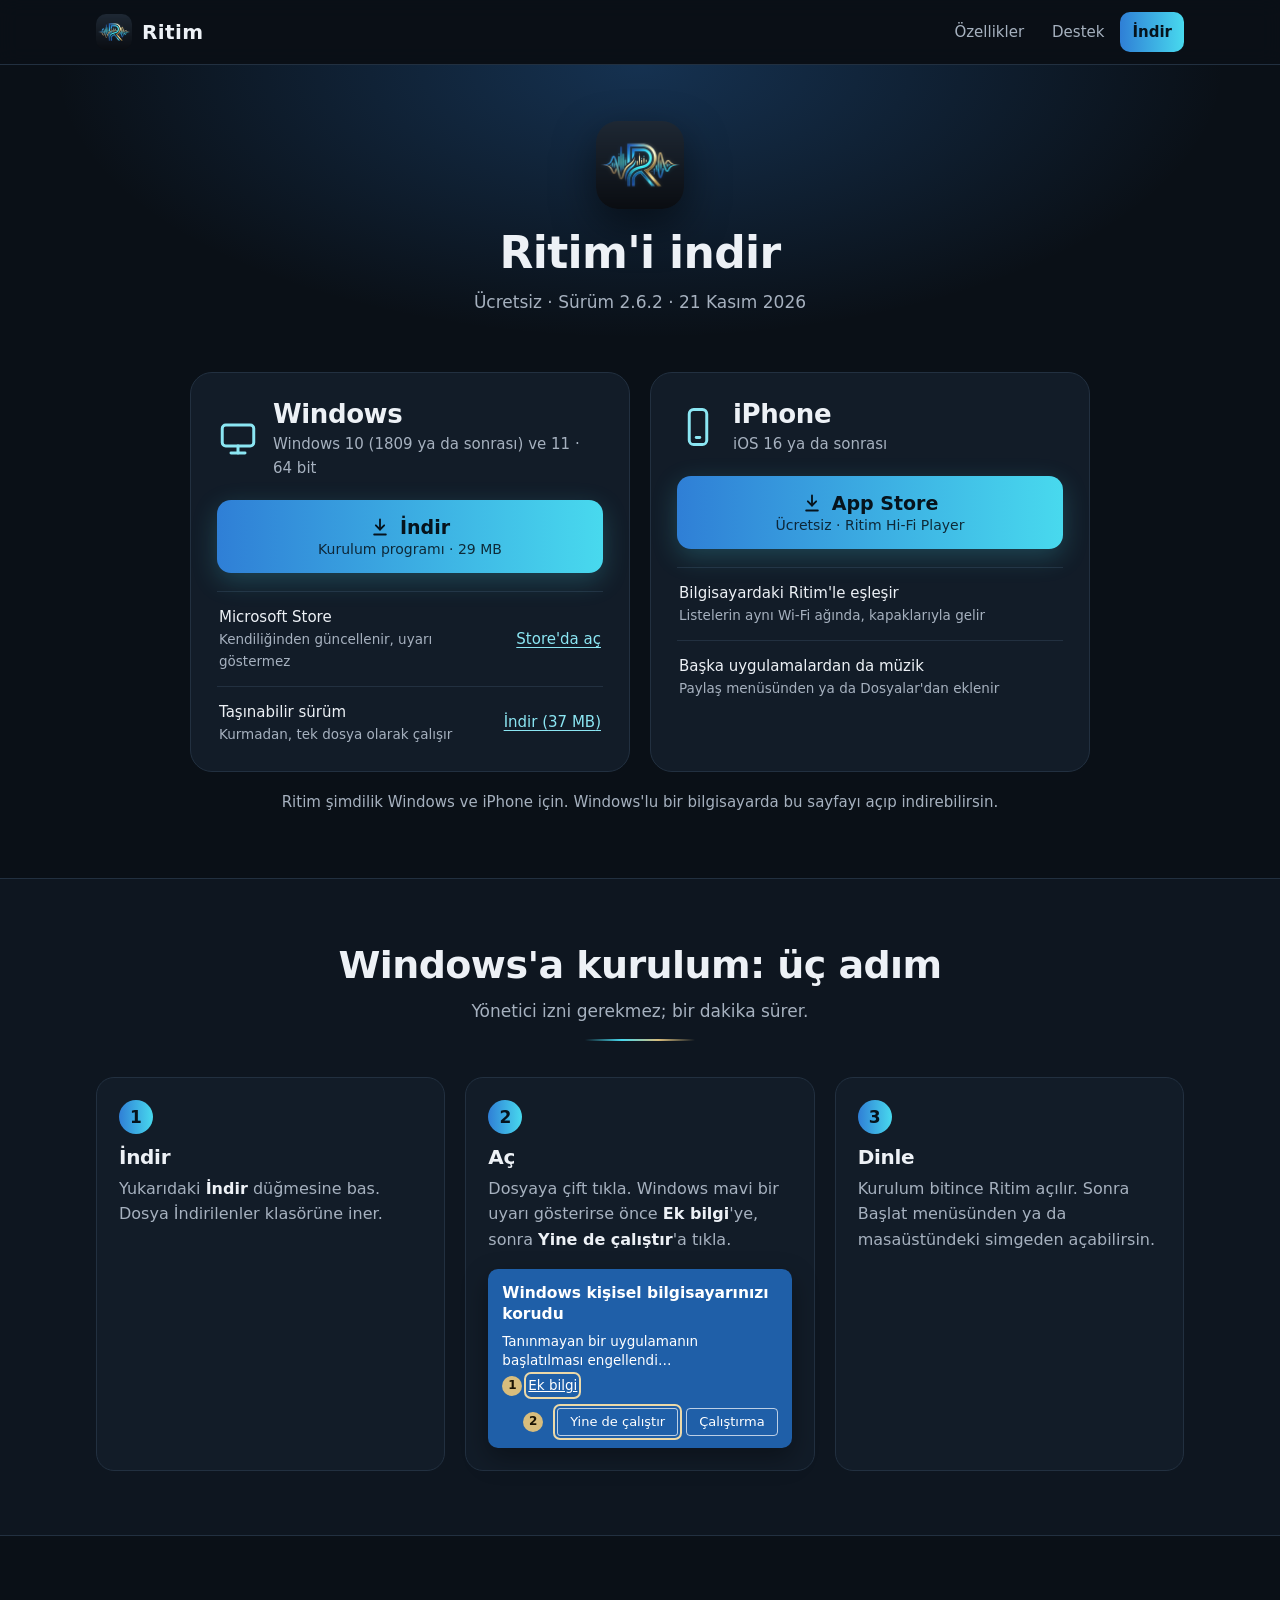
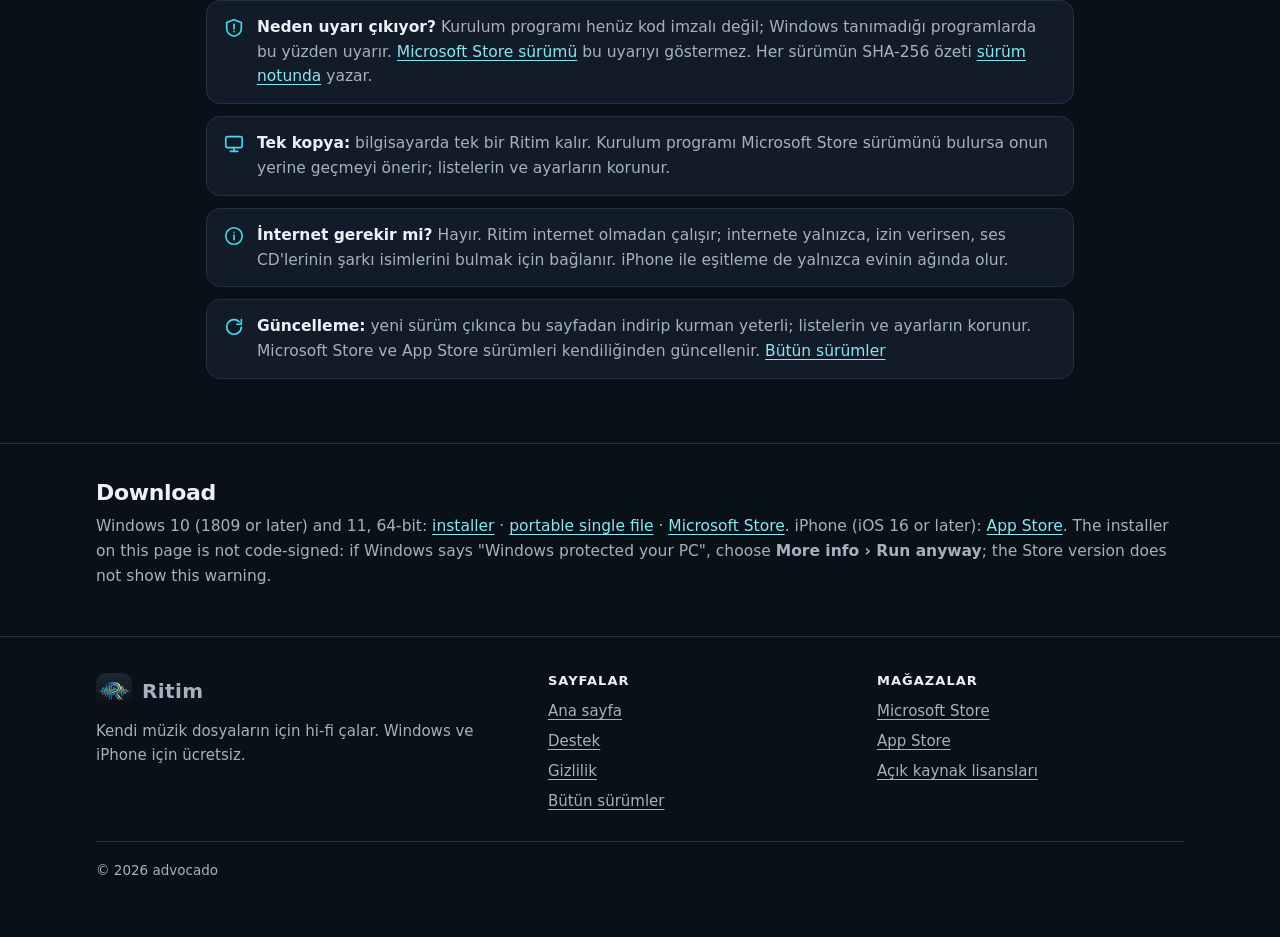
<file: indir.html>
<!doctype html>
<html lang="tr">
<head>
<meta charset="utf-8">
<meta name="viewport" content="width=device-width, initial-scale=1">
<title>İndir · Ritim</title>
<meta name="description" content="Ritim'i ücretsiz indir: Windows için kurulum programı, taşınabilir sürüm ya da Microsoft Store; iPhone için App Store.">
<meta name="theme-color" content="#0a1017">
<link rel="icon" href="img/simge-32.png" sizes="32x32">
<link rel="icon" href="img/simge-64.png" sizes="64x64">
<link rel="apple-touch-icon" href="img/simge-180.png">
<meta property="og:type" content="website">
<meta property="og:site_name" content="Ritim">
<meta property="og:title" content="Ritim'i indir">
<meta property="og:description" content="Ücretsiz. Windows için kurulum programı, taşınabilir sürüm ya da Microsoft Store; iPhone için App Store.">
<meta property="og:url" content="https://whosaidreal.github.io/ritim-app/indir.html">
<meta property="og:image" content="https://whosaidreal.github.io/ritim-app/img/paylasim.jpg">
<meta property="og:image:width" content="1200">
<meta property="og:image:height" content="630">
<meta property="og:locale" content="tr_TR">
<meta name="twitter:card" content="summary_large_image">
<link rel="stylesheet" href="stil.css">
<script>
  // Ziyaretçinin cihazı: ona uyan kart öne çıkar
  (function () {
    var ua = navigator.userAgent;
    var ios = /iPhone|iPad|iPod/.test(ua) || (/Macintosh/.test(ua) && navigator.maxTouchPoints > 1);
    document.documentElement.setAttribute("data-cihaz", ios ? "iphone" : /Windows/.test(ua) ? "windows" : "diger");
  })();
</script>
</head>
<body>
<header class="ust">
  <div class="kap">
    <a class="marka" href="./"><img src="img/simge-64.png" alt="" width="36" height="36"><span>Ritim</span></a>
    <nav aria-label="Ana menü">
      <a class="genis" href="./#ozellikler">Özellikler</a>
      <a href="destek.html">Destek</a>
      <a class="indir-kisa" href="indir.html" aria-current="page">İndir</a>
    </nav>
  </div>
</header>

<main>
<section class="indir-ust">
  <div class="kap">
    <img src="img/simge-180.png" width="88" height="88" alt="">
    <h1>Ritim'i indir</h1>
    <p>Ücretsiz · Sürüm <span data-surum>2.6.2</span> · <span data-tarih>21 Kasım 2026</span></p>
  </div>
</section>

<section class="bolum platform-bolumu">
  <div class="kap">
    <div class="platformlar">
      <article class="platform windows">
        <span class="sizin">Senin cihazın</span>
        <div class="bas">
          <svg viewBox="0 0 24 24" fill="none" stroke="currentColor" stroke-width="1.7" stroke-linecap="round" stroke-linejoin="round" aria-hidden="true"><rect x="3" y="4" width="18" height="12" rx="2"/><path d="M8 20h8"/><path d="M12 16v4"/></svg>
          <div>
            <h2>Windows</h2>
            <p>Windows 10 (1809 ya da sonrası) ve 11 · 64 bit</p>
          </div>
        </div>
        <a class="dugme" href="https://github.com/whosaidreal/ritim-app/releases/latest/download/Ritim_Setup.exe">
          <span class="ust-satir"><svg viewBox="0 0 24 24" fill="none" stroke="currentColor" stroke-width="2.2" stroke-linecap="round" stroke-linejoin="round" aria-hidden="true"><path d="M12 3v12"/><path d="m7 10 5 5 5-5"/><path d="M5 21h14"/></svg>İndir</span>
          <small>Kurulum programı · <span data-boyut="Ritim_Setup.exe">29 MB</span></small>
        </a>
        <ul class="secenekler">
          <li>
            <span class="ad">Microsoft Store<small>Kendiliğinden güncellenir, uyarı göstermez</small></span>
            <a href="https://apps.microsoft.com/detail/9NR2T597168G">Store'da aç</a>
          </li>
          <li>
            <span class="ad">Taşınabilir sürüm<small>Kurmadan, tek dosya olarak çalışır</small></span>
            <a href="https://github.com/whosaidreal/ritim-app/releases/latest/download/Ritim_Portable.exe">İndir (<span data-boyut="Ritim_Portable.exe">37 MB</span>)</a>
          </li>
        </ul>
      </article>

      <article class="platform iphone">
        <span class="sizin">Senin cihazın</span>
        <div class="bas">
          <svg viewBox="0 0 24 24" fill="none" stroke="currentColor" stroke-width="1.7" stroke-linecap="round" stroke-linejoin="round" aria-hidden="true"><rect x="7" y="2" width="10" height="20" rx="2.5"/><path d="M11 18h2"/></svg>
          <div>
            <h2>iPhone</h2>
            <p>iOS 16 ya da sonrası</p>
          </div>
        </div>
        <a class="dugme" href="https://apps.apple.com/app/id6835273556">
          <span class="ust-satir"><svg viewBox="0 0 24 24" fill="none" stroke="currentColor" stroke-width="2.2" stroke-linecap="round" stroke-linejoin="round" aria-hidden="true"><path d="M12 3v12"/><path d="m7 10 5 5 5-5"/><path d="M5 21h14"/></svg>App Store</span>
          <small>Ücretsiz · Ritim Hi-Fi Player</small>
        </a>
        <ul class="secenekler">
          <li><span class="ad">Bilgisayardaki Ritim'le eşleşir<small>Listelerin aynı Wi-Fi ağında, kapaklarıyla gelir</small></span></li>
          <li><span class="ad">Başka uygulamalardan da müzik<small>Paylaş menüsünden ya da Dosyalar'dan eklenir</small></span></li>
        </ul>
      </article>
    </div>
    <p class="baska-cihaz">Ritim şimdilik Windows ve iPhone için. Windows'lu bir bilgisayarda bu sayfayı açıp
      indirebilirsin.</p>
  </div>
</section>

<section class="bolum koyu">
  <div class="kap">
    <div class="bolum-baslik">
      <h2>Windows'a kurulum: üç adım</h2>
      <p>Yönetici izni gerekmez; bir dakika sürer.</p>
      <div class="cizgi"></div>
    </div>
    <div class="adimlar">
      <div class="adim">
        <div class="no">1</div>
        <h3>İndir</h3>
        <p>Yukarıdaki <b>İndir</b> düğmesine bas. Dosya İndirilenler klasörüne iner.</p>
      </div>
      <div class="adim">
        <div class="no">2</div>
        <h3>Aç</h3>
        <p>Dosyaya çift tıkla. Windows mavi bir uyarı gösterirse önce <b>Ek bilgi</b>'ye, sonra
          <b>Yine de çalıştır</b>'a tıkla.</p>
        <div class="uyari-cizim" role="img" aria-label="Windows uyarısının sade çizimi: önce Ek bilgi, sonra Yine de çalıştır">
          <div class="b">Windows kişisel bilgisayarınızı korudu</div>
          <div>Tanınmayan bir uygulamanın başlatılması engellendi…</div>
          <span class="sira">1</span><span class="link isaret">Ek bilgi</span>
          <div class="dugmeler"><span class="sira">2</span><span class="d isaret">Yine de çalıştır</span><span class="d">Çalıştırma</span></div>
        </div>
      </div>
      <div class="adim">
        <div class="no">3</div>
        <h3>Dinle</h3>
        <p>Kurulum bitince Ritim açılır. Sonra Başlat menüsünden ya da masaüstündeki simgeden açabilirsin.</p>
      </div>
    </div>
  </div>
</section>

<section class="bolum">
  <div class="notlar">
    <div class="not">
      <svg viewBox="0 0 24 24" fill="none" stroke="currentColor" stroke-width="1.8" stroke-linecap="round" stroke-linejoin="round" aria-hidden="true"><path d="M12 3 4 6v6c0 5 3.5 8 8 9 4.5-1 8-4 8-9V6z"/><path d="M12 8v5"/><path d="M12 16h.01"/></svg>
      <p><b>Neden uyarı çıkıyor?</b> Kurulum programı henüz kod imzalı değil; Windows tanımadığı programlarda bu yüzden
        uyarır. <a href="https://apps.microsoft.com/detail/9NR2T597168G">Microsoft Store sürümü</a> bu uyarıyı göstermez.
        Her sürümün SHA-256 özeti <a href="https://github.com/whosaidreal/ritim-app/releases">sürüm notunda</a> yazar.</p>
    </div>
    <div class="not">
      <svg viewBox="0 0 24 24" fill="none" stroke="currentColor" stroke-width="1.8" stroke-linecap="round" stroke-linejoin="round" aria-hidden="true"><rect x="3" y="4" width="18" height="12" rx="2"/><path d="M8 20h8"/><path d="M12 16v4"/></svg>
      <p><b>Tek kopya:</b> bilgisayarda tek bir Ritim kalır. Kurulum programı Microsoft Store sürümünü bulursa onun yerine
        geçmeyi önerir; listelerin ve ayarların korunur.</p>
    </div>
    <div class="not">
      <svg viewBox="0 0 24 24" fill="none" stroke="currentColor" stroke-width="1.8" stroke-linecap="round" stroke-linejoin="round" aria-hidden="true"><circle cx="12" cy="12" r="9"/><path d="M12 11v5"/><path d="M12 8h.01"/></svg>
      <p><b>İnternet gerekir mi?</b> Hayır. Ritim internet olmadan çalışır; internete yalnızca, izin verirsen, ses
        CD'lerinin şarkı isimlerini bulmak için bağlanır. iPhone ile eşitleme de yalnızca evinin ağında olur.</p>
    </div>
    <div class="not">
      <svg viewBox="0 0 24 24" fill="none" stroke="currentColor" stroke-width="1.8" stroke-linecap="round" stroke-linejoin="round" aria-hidden="true"><path d="M20 12a8 8 0 1 1-2.3-5.7"/><path d="M20 4v5h-5"/></svg>
      <p><b>Güncelleme:</b> yeni sürüm çıkınca bu sayfadan indirip kurman yeterli; listelerin ve ayarların korunur.
        Microsoft Store ve App Store sürümleri kendiliğinden güncellenir.
        <a href="https://github.com/whosaidreal/ritim-app/releases">Bütün sürümler</a></p>
    </div>
  </div>
</section>

<section class="ingilizce" lang="en">
  <div class="kap">
    <h2>Download</h2>
    <p>Windows 10 (1809 or later) and 11, 64-bit:
      <a href="https://github.com/whosaidreal/ritim-app/releases/latest/download/Ritim_Setup.exe">installer</a> ·
      <a href="https://github.com/whosaidreal/ritim-app/releases/latest/download/Ritim_Portable.exe">portable single file</a> ·
      <a href="https://apps.microsoft.com/detail/9NR2T597168G">Microsoft Store</a>.
      iPhone (iOS 16 or later): <a href="https://apps.apple.com/app/id6835273556">App Store</a>.
      The installer on this page is not code-signed: if Windows says "Windows protected your PC", choose
      <b>More info › Run anyway</b>; the Store version does not show this warning.</p>
  </div>
</section>
</main>

<footer class="alt-bilgi">
  <div class="kap">
    <div>
      <a class="marka" href="./"><img src="img/simge-64.png" alt="" width="36" height="36"><span>Ritim</span></a>
      <p class="tanim">Kendi müzik dosyaların için hi-fi çalar. Windows ve iPhone için ücretsiz.</p>
    </div>
    <div>
      <h3>Sayfalar</h3>
      <ul>
        <li><a href="./">Ana sayfa</a></li>
        <li><a href="destek.html">Destek</a></li>
        <li><a href="gizlilik.html">Gizlilik</a></li>
        <li><a href="https://github.com/whosaidreal/ritim-app/releases">Bütün sürümler</a></li>
      </ul>
    </div>
    <div>
      <h3>Mağazalar</h3>
      <ul>
        <li><a href="https://apps.microsoft.com/detail/9NR2T597168G">Microsoft Store</a></li>
        <li><a href="https://apps.apple.com/app/id6835273556">App Store</a></li>
        <li><a href="https://github.com/whosaidreal/ritim-app/blob/main/THIRD_PARTY_NOTICES.txt">Açık kaynak lisansları</a></li>
      </ul>
    </div>
    <p class="yasal">© 2026 advocado</p>
  </div>
</footer>
<script>
  // Sürüm, tarih ve dosya boyutları GitHub'daki son sürümden (olmazsa sayfadaki değerler kalır)
  (function () {
    if (!window.fetch) return;
    fetch("https://api.github.com/repos/whosaidreal/ritim-app/releases/latest")
      .then(function (r) { return r.ok ? r.json() : null; })
      .then(function (s) {
        if (!s || !s.tag_name) return;
        document.querySelectorAll("[data-surum]").forEach(function (e) { e.textContent = s.tag_name.replace(/^v/, ""); });
        if (s.published_at) {
          var t = new Date(s.published_at).toLocaleDateString("tr-TR", { day: "numeric", month: "long", year: "numeric" });
          document.querySelectorAll("[data-tarih]").forEach(function (e) { e.textContent = t; });
        }
        (s.assets || []).forEach(function (a) {
          document.querySelectorAll('[data-boyut="' + a.name + '"]').forEach(function (e) {
            e.textContent = Math.round(a.size / 1048576) + " MB";
          });
        });
      })
      .catch(function () {});
  })();
</script>
</body>
</html>
</file>
<file: stil.css>
/* Ritim tanıtım sitesi: bütün sayfaların ortak stili. Renkler uygulamadan: lacivert zemin, camgöbeği-mavi vurgu,
   logodaki altın. Düzen Academic PDFWorks'ün sitesiyle aynı aileden. */
:root {
  --zemin: #0a1017;
  --zemin-2: #0e1620;
  --kart: #121c28;
  --kenar: #223040;
  --yazi: #edf1f6;
  --soluk: #a6b1bf;
  --camgobegi: #48d9ee;
  --camgobegi-acik: #8be6f3;
  --mavi: #2f7fd6;
  --altin: #d8bd7d;
  --altin-acik: #ecd9a8;
  --yesil: #34c27a;
  --vurgu: linear-gradient(90deg, #2f7fd6, #48d9ee);
  --baslik: "Segoe UI Variable Display", "Segoe UI", system-ui, -apple-system, "Helvetica Neue", Arial, sans-serif;
  --govde: system-ui, -apple-system, "Segoe UI", Roboto, "Helvetica Neue", Arial, sans-serif;
  color-scheme: dark;
}
* { box-sizing: border-box; }
html { scroll-behavior: smooth; }
@media (prefers-reduced-motion: reduce) { html { scroll-behavior: auto; } }
body { margin: 0; background: var(--zemin); color: var(--yazi); font: 17px/1.6 var(--govde);
       -webkit-text-size-adjust: 100%; }
img { max-width: 100%; height: auto; display: block; }
a { color: var(--camgobegi-acik); text-underline-offset: 3px; }
a:hover { color: #fff; }
:focus-visible { outline: 2px solid var(--camgobegi); outline-offset: 3px; border-radius: 6px; }
h1, h2, h3 { font-family: var(--baslik); font-weight: 700; line-height: 1.18; letter-spacing: -0.015em; margin: 0; }
p { margin: 0 0 12px; }
.kap { max-width: 1120px; margin: 0 auto; padding: 0 16px; }
.soluk { color: var(--soluk); }

/* üst çubuk */
.ust { border-bottom: 1px solid var(--kenar); background: rgba(10, 16, 23, 0.9); position: sticky; top: 0; z-index: 10;
       -webkit-backdrop-filter: blur(10px); backdrop-filter: blur(10px); }
.ust .kap { display: flex; align-items: center; justify-content: space-between; gap: 12px; height: 64px; }
.marka { display: flex; align-items: center; gap: 10px; color: var(--yazi); text-decoration: none; font-family: var(--baslik);
         font-weight: 700; font-size: 20px; letter-spacing: 0.02em; white-space: nowrap; }
.marka img { width: 36px; height: 36px; border-radius: 10px; }
.ust nav { display: flex; align-items: center; gap: 4px; }
.ust nav a { color: var(--soluk); text-decoration: none; font-size: 15px; padding: 8px 12px; border-radius: 10px; }
.ust nav a:hover, .ust nav a[aria-current] { color: var(--yazi); background: var(--kart); }
.ust nav a.indir-kisa { color: #06131c; background: var(--vurgu); font-weight: 650; }
@media (max-width: 560px) { .ust nav .genis { display: none; } .ust nav a { padding: 8px 10px; } }
@media (max-width: 420px) { .ust nav a:not(.indir-kisa) { display: none; } }

/* düğmeler */
.dugme { display: inline-flex; align-items: center; justify-content: center; gap: 10px; padding: 14px 24px;
         border-radius: 14px; font-weight: 650; font-size: 17px; text-decoration: none; line-height: 1.2;
         color: #06131c; background: var(--vurgu); box-shadow: 0 8px 26px rgba(72, 217, 238, 0.22); }
.dugme:hover { color: #06131c; filter: brightness(1.08); }
.dugme.ikincil { color: var(--yazi); background: transparent; border: 1px solid var(--kenar); box-shadow: none; }
.dugme.ikincil:hover { background: var(--kart); color: #fff; }
.dugme svg { width: 20px; height: 20px; flex: none; }

/* giriş */
.giris { padding: 64px 0 40px;
         background: radial-gradient(900px 480px at 82% 6%, rgba(47, 127, 214, 0.26), transparent 62%),
                     radial-gradient(700px 380px at 8% 90%, rgba(72, 217, 238, 0.10), transparent 60%),
                     radial-gradient(600px 300px at 100% 100%, rgba(216, 189, 125, 0.08), transparent 60%); }
.giris .kap { display: grid; grid-template-columns: 1fr; gap: 40px; align-items: center; }
@media (min-width: 940px) { .giris .kap { grid-template-columns: 0.9fr 1.1fr; } }
.etiket { display: inline-block; font-size: 13px; letter-spacing: 0.2em; text-transform: uppercase; color: var(--camgobegi);
          font-weight: 700; margin-bottom: 16px; }
.giris h1 { font-size: clamp(38px, 5.4vw, 60px); margin-bottom: 18px; }
.giris h1 em { font-style: normal; white-space: nowrap; background: linear-gradient(90deg, var(--camgobegi), var(--altin));
               -webkit-background-clip: text; background-clip: text; color: transparent; }
.giris p.alt { font-size: 19px; color: #c9d3df; max-width: 33em; margin-bottom: 26px; }
.dugmeler { display: flex; flex-wrap: wrap; gap: 12px; }
.guven { display: flex; flex-wrap: wrap; gap: 8px 18px; margin-top: 22px; font-size: 15px; color: var(--soluk); padding: 0;
         list-style: none; }
.guven li::before { content: "✓"; color: var(--yesil); font-weight: 700; margin-right: 7px; }
.vitrin { position: relative; padding-bottom: 36px; }
.vitrin .pc { border-radius: 14px; border: 1px solid var(--kenar); box-shadow: 0 30px 70px rgba(0, 0, 0, 0.55); }
.vitrin .telefon { position: absolute; right: -6px; bottom: 0; width: 24%; min-width: 104px; border-radius: 22px;
                   border: 5px solid #18222f; box-shadow: 0 24px 50px rgba(0, 0, 0, 0.6); background: #000; }

/* bölümler */
.bolum { padding: 64px 0; }
.bolum.koyu { background: var(--zemin-2); border-top: 1px solid var(--kenar); border-bottom: 1px solid var(--kenar); }
.bolum-baslik { text-align: center; max-width: 640px; margin: 0 auto 36px; }
.bolum-baslik h2 { font-size: clamp(28px, 3.6vw, 38px); margin-bottom: 10px; }
.bolum-baslik p { color: var(--soluk); margin: 0; }
.cizgi { width: 110px; height: 2px; margin: 14px auto 0;
         background: linear-gradient(90deg, transparent, var(--camgobegi), var(--altin), transparent); }

.izgara { display: grid; grid-template-columns: repeat(auto-fit, minmax(290px, 1fr)); gap: 20px; }
.kart { background: var(--kart); border: 1px solid var(--kenar); border-radius: 18px; overflow: hidden; display: flex;
        flex-direction: column; }
.kart img { width: 100%; aspect-ratio: 720 / 740; object-fit: cover; object-position: top; border-bottom: 1px solid var(--kenar); }
@media (max-width: 600px) { .kart img { aspect-ratio: 720 / 500; } }
.kart .metin { padding: 18px 20px 20px; }
.kart .tur { display: block; font-size: 12px; letter-spacing: 0.16em; text-transform: uppercase; color: var(--camgobegi);
             font-weight: 700; margin-bottom: 6px; }
.kart h3 { font-size: 21px; margin-bottom: 6px; }
.kart p { color: var(--soluk); font-size: 16px; margin: 0; }
.dipnot { text-align: center; color: var(--soluk); font-size: 14.5px; margin: 24px auto 0; max-width: 46em; }

.ilkeler { display: grid; grid-template-columns: repeat(auto-fit, minmax(240px, 1fr)); gap: 20px; }
.ilke { padding: 22px; border-radius: 16px; border: 1px solid var(--kenar); background: var(--kart); }
.ilke svg { width: 30px; height: 30px; color: var(--camgobegi); margin-bottom: 10px; }
.ilke h3 { font-size: 19px; margin-bottom: 6px; }
.ilke p { color: var(--soluk); font-size: 16px; margin: 0; }

.cagri { text-align: center; padding: 56px 16px; }
.cagri h2 { font-size: clamp(26px, 3.4vw, 34px); margin-bottom: 10px; }
.cagri p { color: var(--soluk); margin-bottom: 22px; }

/* indirme sayfası */
.indir-ust { text-align: center; padding: 56px 0 28px;
             background: radial-gradient(900px 420px at 50% 0%, rgba(47, 127, 214, 0.3), transparent 65%); }
.indir-ust img { width: 88px; height: 88px; border-radius: 22px; margin: 0 auto 18px; box-shadow: 0 16px 40px rgba(0, 0, 0, 0.5); }
.indir-ust h1 { font-size: clamp(30px, 4.4vw, 44px); margin-bottom: 10px; }
.indir-ust p { color: var(--soluk); margin: 0; }
.platform-bolumu { padding-top: 28px; }
.platformlar { display: grid; grid-template-columns: 1fr; gap: 20px; max-width: 900px; margin: 0 auto; }
@media (min-width: 780px) { .platformlar { grid-template-columns: 1fr 1fr; } }
.platform { position: relative; background: var(--kart); border: 1px solid var(--kenar); border-radius: 22px; padding: 26px; }
.platform .bas { display: flex; align-items: center; gap: 14px; margin-bottom: 20px; }
.platform .bas svg { width: 42px; height: 42px; color: var(--camgobegi-acik); flex: none; }
.platform h2 { font-size: 26px; }
.platform .bas p { margin: 2px 0 0; font-size: 15px; color: var(--soluk); }
.platform .dugme { width: 100%; padding: 16px 20px; flex-direction: column; gap: 2px; }
.platform .dugme .ust-satir { display: inline-flex; align-items: center; gap: 10px; font-size: 19px; }
.platform .dugme small { font-weight: 500; font-size: 14px; opacity: 0.85; }
.secenekler { list-style: none; padding: 0; margin: 18px 0 0; border-top: 1px solid var(--kenar); }
.secenekler li { display: flex; justify-content: space-between; align-items: center; gap: 12px; padding: 13px 2px;
                 border-bottom: 1px solid var(--kenar); font-size: 15px; }
.secenekler li:last-child { border-bottom: 0; padding-bottom: 0; }
.secenekler .ad { color: var(--yazi); }
.secenekler a { white-space: nowrap; }
.secenekler .ad small { display: block; color: var(--soluk); font-size: 13.5px; }
.sizin { display: none; position: absolute; top: -12px; right: 20px; font-size: 12.5px; font-weight: 700;
         color: #062b17; background: var(--yesil); border-radius: 999px; padding: 4px 12px; }
html[data-cihaz="windows"] .platform.windows .sizin, html[data-cihaz="iphone"] .platform.iphone .sizin { display: inline-block; }
html[data-cihaz="windows"] .platform.windows, html[data-cihaz="iphone"] .platform.iphone { border-color: rgba(72, 217, 238, 0.55); }
html[data-cihaz="iphone"] .platform.iphone { order: -1; }
.baska-cihaz { display: none; text-align: center; color: var(--soluk); font-size: 15px; margin: 18px auto 0; }
html[data-cihaz="diger"] .baska-cihaz { display: block; }

.adimlar { display: grid; grid-template-columns: 1fr; gap: 20px; }
@media (min-width: 860px) { .adimlar { grid-template-columns: repeat(3, 1fr); } }
.adim { background: var(--kart); border: 1px solid var(--kenar); border-radius: 18px; padding: 22px; }
.adim .no { width: 34px; height: 34px; border-radius: 50%; display: grid; place-items: center; font-weight: 700;
            color: #06131c; background: var(--vurgu); margin-bottom: 12px; }
.adim h3 { font-size: 20px; margin-bottom: 6px; }
.adim p { color: var(--soluk); font-size: 16px; margin: 0; }
.adim b { color: var(--yazi); }
/* Windows uyarısının sade çizimi (gerçek pencerenin kopyası değil) */
.uyari-cizim { margin-top: 16px; border-radius: 10px; background: #1f5fa8; color: #fff; padding: 14px 14px 12px; font-size: 13.5px;
               line-height: 1.4; box-shadow: 0 10px 26px rgba(0, 0, 0, 0.35); }
.uyari-cizim .b { font-size: 15.5px; font-weight: 600; margin-bottom: 6px; }
.uyari-cizim .link { text-decoration: underline; display: inline-block; margin-top: 6px; }
.uyari-cizim .dugmeler { justify-content: flex-end; align-items: center; margin-top: 12px; gap: 8px; }
.uyari-cizim .d { border: 1px solid rgba(255, 255, 255, 0.7); padding: 4px 12px; border-radius: 4px; font-size: 13px; }
.uyari-cizim .isaret { outline: 2px solid var(--altin-acik); outline-offset: 2px; border-radius: 3px; }
.uyari-cizim .sira { display: inline-grid; place-items: center; width: 20px; height: 20px; border-radius: 50%;
                     background: var(--altin); color: #1b1404; font-size: 12px; font-weight: 700; margin-right: 6px;
                     vertical-align: middle; }
.notlar { max-width: 900px; margin: 0 auto; display: grid; gap: 12px; padding: 0 16px; }
.not { display: flex; gap: 12px; align-items: flex-start; border: 1px solid var(--kenar); background: var(--kart);
       border-radius: 14px; padding: 14px 16px; font-size: 15.5px; color: var(--soluk); }
.not svg { width: 22px; height: 22px; flex: none; color: var(--camgobegi); margin-top: 2px; }
.not p { margin: 0; }
.not b { color: var(--yazi); }

/* metin sayfaları (destek, gizlilik) */
.yazi-sayfasi { max-width: 760px; padding-top: 44px; padding-bottom: 64px; }
.yazi-sayfasi h1 { font-size: clamp(30px, 4vw, 40px); margin-bottom: 6px; }
.yazi-sayfasi h2 { font-size: 22px; margin: 34px 0 10px; color: var(--camgobegi-acik); }
.yazi-sayfasi p, .yazi-sayfasi li { color: #cdd5e1; }
.yazi-sayfasi ul, .yazi-sayfasi ol { padding-left: 22px; }
.yazi-sayfasi li { margin-bottom: 6px; }
.yazi-sayfasi hr { border: 0; border-top: 1px solid var(--kenar); margin: 56px 0; }
.tarih { color: var(--soluk); font-size: 15px; }
details { border: 1px solid var(--kenar); border-radius: 14px; background: var(--kart); padding: 0 18px; margin: 10px 0; }
details summary { cursor: pointer; padding: 15px 0; font-weight: 600; color: var(--yazi); list-style: none; position: relative;
                  padding-right: 28px; }
details summary::-webkit-details-marker { display: none; }
details summary::after { content: "+"; position: absolute; right: 2px; top: 12px; font-size: 22px; color: var(--camgobegi); }
details[open] summary::after { content: "–"; }
details > p:last-child, details > ul:last-child, details > ol:last-child { padding-bottom: 14px; }
.iletisim { margin-top: 26px; padding: 20px; border-radius: 16px; border: 1px solid rgba(72, 217, 238, 0.4);
            background: rgba(72, 217, 238, 0.06); }
.iletisim p { margin: 0; }

/* alt bilgi */
.alt-bilgi { border-top: 1px solid var(--kenar); padding: 36px 0 44px; font-size: 15px; color: var(--soluk); }
.alt-bilgi .kap { display: grid; gap: 22px; grid-template-columns: 1fr; }
@media (min-width: 760px) { .alt-bilgi .kap { grid-template-columns: 1.4fr 1fr 1fr; } }
.alt-bilgi h3 { font-family: var(--govde); font-size: 13px; letter-spacing: 0.08em; text-transform: uppercase; color: var(--yazi);
                margin-bottom: 10px; }
.alt-bilgi ul { list-style: none; padding: 0; margin: 0; }
.alt-bilgi li { margin-bottom: 6px; }
.alt-bilgi a { color: var(--soluk); }
.alt-bilgi a:hover { color: var(--yazi); }
.alt-bilgi .tanim { margin-top: 10px; }
.alt-bilgi .yasal { grid-column: 1 / -1; border-top: 1px solid var(--kenar); padding-top: 18px; font-size: 13.5px; }
.ingilizce { border-top: 1px solid var(--kenar); padding: 36px 0; color: var(--soluk); font-size: 15.5px; }
.ingilizce h2 { font-size: 22px; color: var(--yazi); margin-bottom: 8px; }
</file>
